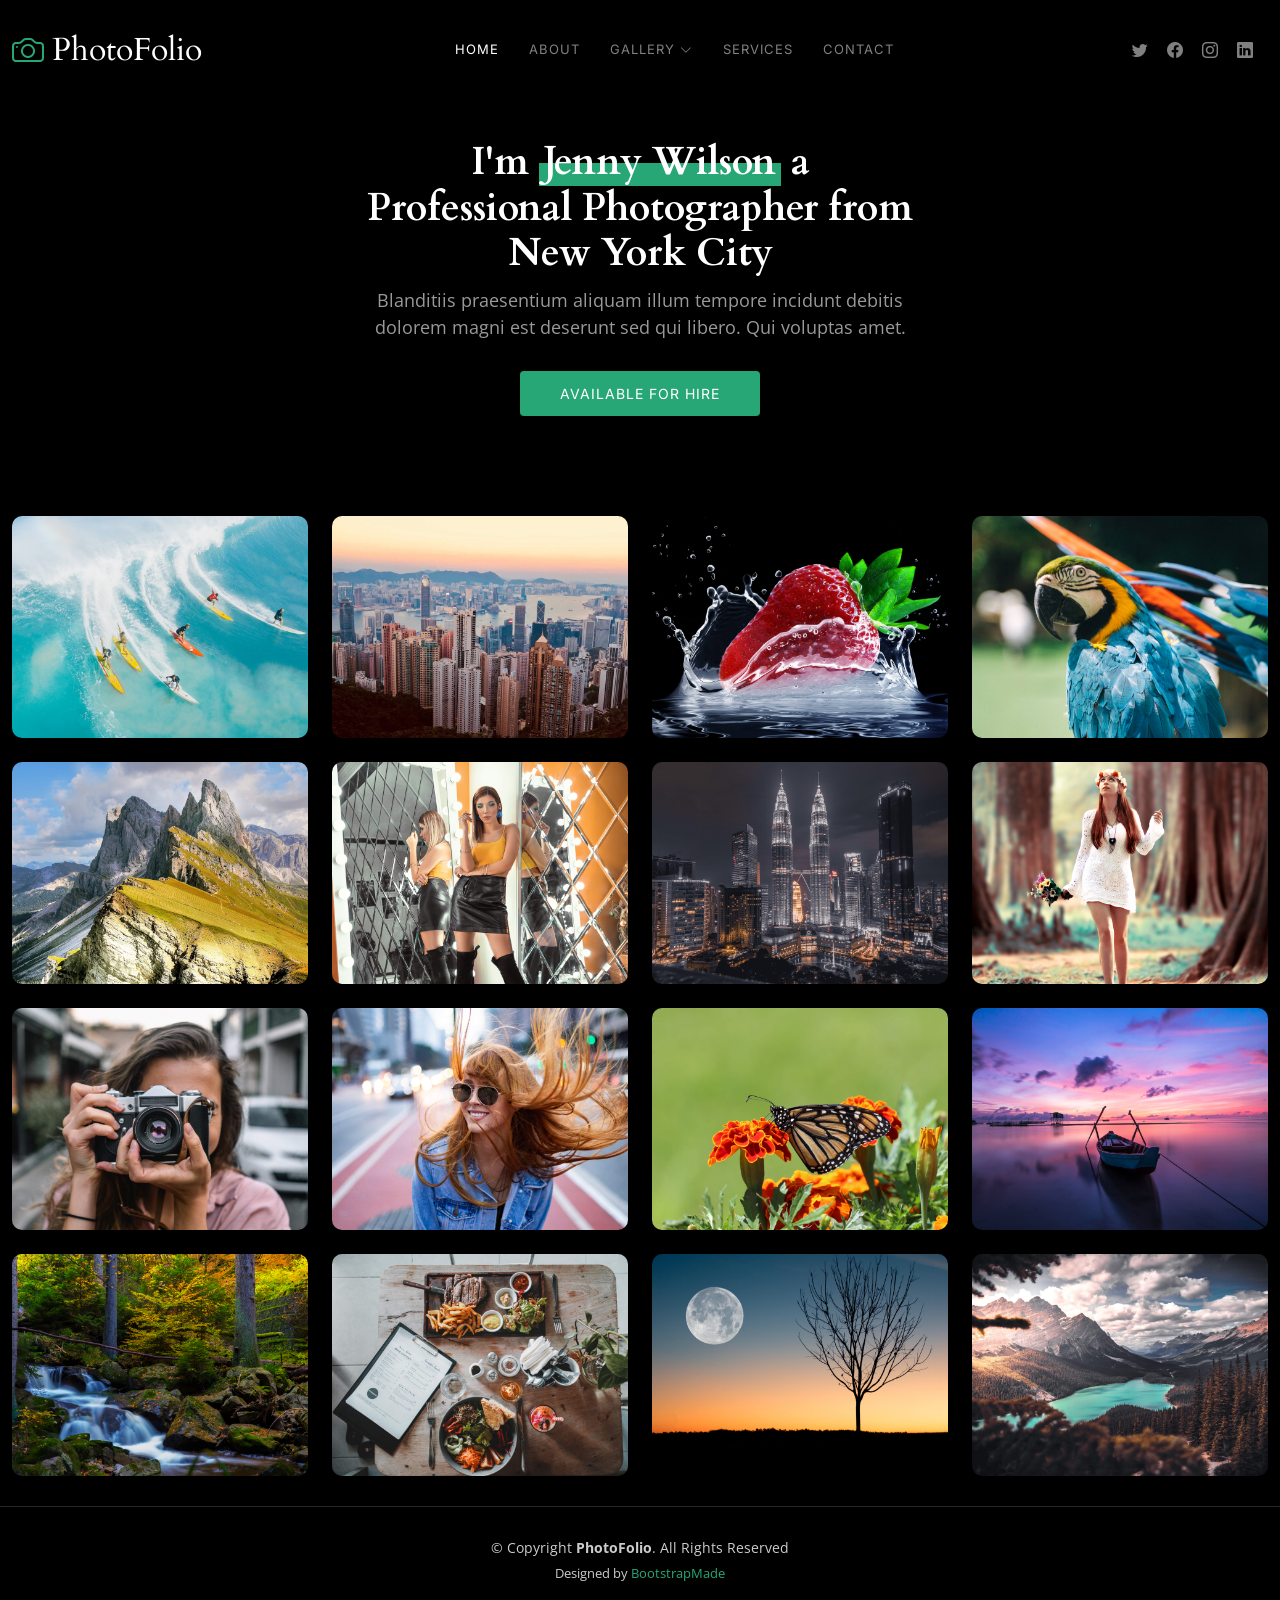
<file: public/PhotoFolio/index.html>
<!DOCTYPE html>
<html lang="en">

<head>
  <meta charset="utf-8">
  <meta content="width=device-width, initial-scale=1.0" name="viewport">

  <title>PhotoFolio Bootstrap Template - Index</title>
  <meta content="" name="description">
  <meta content="" name="keywords">

  <!-- Favicons -->
  <link href="assets/img/favicon.png" rel="icon">
  <link href="assets/img/apple-touch-icon.png" rel="apple-touch-icon">

  <!-- Google Fonts -->
  <link rel="preconnect" href="https://fonts.googleapis.com">
  <link rel="preconnect" href="https://fonts.gstatic.com" crossorigin>
  <link href="https://fonts.googleapis.com/css2?family=Open+Sans:ital,wght@0,300;0,400;0,500;0,600;0,700;1,300;1,400;1,600;1,700&family=Inter:ital,wght@0,300;0,400;0,500;0,600;0,700;1,300;1,400;1,500;1,600;1,700&family=Cardo:ital,wght@0,400;0,700;1,400&display=swap" rel="stylesheet">

  <!-- Vendor CSS Files -->
  <link href="assets/vendor/bootstrap/css/bootstrap.min.css" rel="stylesheet">
  <link href="assets/vendor/bootstrap-icons/bootstrap-icons.css" rel="stylesheet">
  <link href="assets/vendor/swiper/swiper-bundle.min.css" rel="stylesheet">
  <link href="assets/vendor/glightbox/css/glightbox.min.css" rel="stylesheet">
  <link href="assets/vendor/aos/aos.css" rel="stylesheet">

  <!-- Template Main CSS File -->
  <link href="assets/css/main.css" rel="stylesheet">

  <!-- =======================================================
  * Template Name: PhotoFolio
  * Updated: Mar 09 2023 with Bootstrap v5.2.3
  * Template URL: https://bootstrapmade.com/photofolio-bootstrap-photography-website-template/
  * Author: BootstrapMade.com
  * License: https://bootstrapmade.com/license/
  ======================================================== -->
</head>

<body>

  <!-- ======= Header ======= -->
  <header id="header" class="header d-flex align-items-center fixed-top">
    <div class="container-fluid d-flex align-items-center justify-content-between">

      <a href="index.html" class="logo d-flex align-items-center  me-auto me-lg-0">
        <!-- Uncomment the line below if you also wish to use an image logo -->
        <!-- <img src="assets/img/logo.png" alt=""> -->
        <i class="bi bi-camera"></i>
        <h1>PhotoFolio</h1>
      </a>

      <nav id="navbar" class="navbar">
        <ul>
          <li><a href="index.html" class="active">Home</a></li>
          <li><a href="about.html">About</a></li>
          <li class="dropdown"><a href="#"><span>Gallery</span> <i class="bi bi-chevron-down dropdown-indicator"></i></a>
            <ul>
              <li><a href="gallery.html">Nature</a></li>
              <li><a href="gallery.html">People</a></li>
              <li><a href="gallery.html">Architecture</a></li>
              <li><a href="gallery.html">Animals</a></li>
              <li><a href="gallery.html">Sports</a></li>
              <li><a href="gallery.html">Travel</a></li>
              <li class="dropdown"><a href="#"><span>Sub Menu</span> <i class="bi bi-chevron-down dropdown-indicator"></i></a>
                <ul>
                  <li><a href="#">Sub Menu 1</a></li>
                  <li><a href="#">Sub Menu 2</a></li>
                  <li><a href="#">Sub Menu 3</a></li>
                </ul>
              </li>
            </ul>
          </li>
          <li><a href="services.html">Services</a></li>
          <li><a href="contact.html">Contact</a></li>
        </ul>
      </nav><!-- .navbar -->

      <div class="header-social-links">
        <a href="#" class="twitter"><i class="bi bi-twitter"></i></a>
        <a href="#" class="facebook"><i class="bi bi-facebook"></i></a>
        <a href="#" class="instagram"><i class="bi bi-instagram"></i></a>
        <a href="#" class="linkedin"><i class="bi bi-linkedin"></i></i></a>
      </div>
      <i class="mobile-nav-toggle mobile-nav-show bi bi-list"></i>
      <i class="mobile-nav-toggle mobile-nav-hide d-none bi bi-x"></i>

    </div>
  </header><!-- End Header -->

  <!-- ======= Hero Section ======= -->
  <section id="hero" class="hero d-flex flex-column justify-content-center align-items-center" data-aos="fade" data-aos-delay="1500">
    <div class="container">
      <div class="row justify-content-center">
        <div class="col-lg-6 text-center">
          <h2>I'm <span>Jenny Wilson</span> a Professional Photographer from New York City</h2>
          <p>Blanditiis praesentium aliquam illum tempore incidunt debitis dolorem magni est deserunt sed qui libero. Qui voluptas amet.</p>
          <a href="contact.html" class="btn-get-started">Available for hire</a>
        </div>
      </div>
    </div>
  </section><!-- End Hero Section -->

  <main id="main" data-aos="fade" data-aos-delay="1500">

    <!-- ======= Gallery Section ======= -->
    <section id="gallery" class="gallery">
      <div class="container-fluid">

        <div class="row gy-4 justify-content-center">
          <div class="col-xl-3 col-lg-4 col-md-6">
            <div class="gallery-item h-100">
              <img src="assets/img/gallery/gallery-1.jpg" class="img-fluid" alt="">
              <div class="gallery-links d-flex align-items-center justify-content-center">
                <a href="assets/img/gallery/gallery-1.jpg" title="Gallery 1" class="glightbox preview-link"><i class="bi bi-arrows-angle-expand"></i></a>
                <a href="gallery-single.html" class="details-link"><i class="bi bi-link-45deg"></i></a>
              </div>
            </div>
          </div><!-- End Gallery Item -->
          <div class="col-xl-3 col-lg-4 col-md-6">
            <div class="gallery-item h-100">
              <img src="assets/img/gallery/gallery-2.jpg" class="img-fluid" alt="">
              <div class="gallery-links d-flex align-items-center justify-content-center">
                <a href="assets/img/gallery/gallery-2.jpg" title="Gallery 2" class="glightbox preview-link"><i class="bi bi-arrows-angle-expand"></i></a>
                <a href="gallery-single.html" class="details-link"><i class="bi bi-link-45deg"></i></a>
              </div>
            </div>
          </div><!-- End Gallery Item -->
          <div class="col-xl-3 col-lg-4 col-md-6">
            <div class="gallery-item h-100">
              <img src="assets/img/gallery/gallery-3.jpg" class="img-fluid" alt="">
              <div class="gallery-links d-flex align-items-center justify-content-center">
                <a href="assets/img/gallery/gallery-3.jpg" title="Gallery 3" class="glightbox preview-link"><i class="bi bi-arrows-angle-expand"></i></a>
                <a href="gallery-single.html" class="details-link"><i class="bi bi-link-45deg"></i></a>
              </div>
            </div>
          </div><!-- End Gallery Item -->
          <div class="col-xl-3 col-lg-4 col-md-6">
            <div class="gallery-item h-100">
              <img src="assets/img/gallery/gallery-4.jpg" class="img-fluid" alt="">
              <div class="gallery-links d-flex align-items-center justify-content-center">
                <a href="assets/img/gallery/gallery-4.jpg" title="Gallery 4" class="glightbox preview-link"><i class="bi bi-arrows-angle-expand"></i></a>
                <a href="gallery-single.html" class="details-link"><i class="bi bi-link-45deg"></i></a>
              </div>
            </div>
          </div><!-- End Gallery Item -->
          <div class="col-xl-3 col-lg-4 col-md-6">
            <div class="gallery-item h-100">
              <img src="assets/img/gallery/gallery-5.jpg" class="img-fluid" alt="">
              <div class="gallery-links d-flex align-items-center justify-content-center">
                <a href="assets/img/gallery/gallery-5.jpg" title="Gallery 5" class="glightbox preview-link"><i class="bi bi-arrows-angle-expand"></i></a>
                <a href="gallery-single.html" class="details-link"><i class="bi bi-link-45deg"></i></a>
              </div>
            </div>
          </div><!-- End Gallery Item -->
          <div class="col-xl-3 col-lg-4 col-md-6">
            <div class="gallery-item h-100">
              <img src="assets/img/gallery/gallery-6.jpg" class="img-fluid" alt="">
              <div class="gallery-links d-flex align-items-center justify-content-center">
                <a href="assets/img/gallery/gallery-6.jpg" title="Gallery 6" class="glightbox preview-link"><i class="bi bi-arrows-angle-expand"></i></a>
                <a href="gallery-single.html" class="details-link"><i class="bi bi-link-45deg"></i></a>
              </div>
            </div>
          </div><!-- End Gallery Item -->
          <div class="col-xl-3 col-lg-4 col-md-6">
            <div class="gallery-item h-100">
              <img src="assets/img/gallery/gallery-7.jpg" class="img-fluid" alt="">
              <div class="gallery-links d-flex align-items-center justify-content-center">
                <a href="assets/img/gallery/gallery-7.jpg" title="Gallery 7" class="glightbox preview-link"><i class="bi bi-arrows-angle-expand"></i></a>
                <a href="gallery-single.html" class="details-link"><i class="bi bi-link-45deg"></i></a>
              </div>
            </div>
          </div><!-- End Gallery Item -->
          <div class="col-xl-3 col-lg-4 col-md-6">
            <div class="gallery-item h-100">
              <img src="assets/img/gallery/gallery-8.jpg" class="img-fluid" alt="">
              <div class="gallery-links d-flex align-items-center justify-content-center">
                <a href="assets/img/gallery/gallery-8.jpg" title="Gallery 8" class="glightbox preview-link"><i class="bi bi-arrows-angle-expand"></i></a>
                <a href="gallery-single.html" class="details-link"><i class="bi bi-link-45deg"></i></a>
              </div>
            </div>
          </div><!-- End Gallery Item -->
          <div class="col-xl-3 col-lg-4 col-md-6">
            <div class="gallery-item h-100">
              <img src="assets/img/gallery/gallery-9.jpg" class="img-fluid" alt="">
              <div class="gallery-links d-flex align-items-center justify-content-center">
                <a href="assets/img/gallery/gallery-9.jpg" title="Gallery 9" class="glightbox preview-link"><i class="bi bi-arrows-angle-expand"></i></a>
                <a href="gallery-single.html" class="details-link"><i class="bi bi-link-45deg"></i></a>
              </div>
            </div>
          </div><!-- End Gallery Item -->
          <div class="col-xl-3 col-lg-4 col-md-6">
            <div class="gallery-item h-100">
              <img src="assets/img/gallery/gallery-10.jpg" class="img-fluid" alt="">
              <div class="gallery-links d-flex align-items-center justify-content-center">
                <a href="assets/img/gallery/gallery-10.jpg" title="Gallery 10" class="glightbox preview-link"><i class="bi bi-arrows-angle-expand"></i></a>
                <a href="gallery-single.html" class="details-link"><i class="bi bi-link-45deg"></i></a>
              </div>
            </div>
          </div><!-- End Gallery Item -->
          <div class="col-xl-3 col-lg-4 col-md-6">
            <div class="gallery-item h-100">
              <img src="assets/img/gallery/gallery-11.jpg" class="img-fluid" alt="">
              <div class="gallery-links d-flex align-items-center justify-content-center">
                <a href="assets/img/gallery/gallery-11.jpg" title="Gallery 11" class="glightbox preview-link"><i class="bi bi-arrows-angle-expand"></i></a>
                <a href="gallery-single.html" class="details-link"><i class="bi bi-link-45deg"></i></a>
              </div>
            </div>
          </div><!-- End Gallery Item -->
          <div class="col-xl-3 col-lg-4 col-md-6">
            <div class="gallery-item h-100">
              <img src="assets/img/gallery/gallery-12.jpg" class="img-fluid" alt="">
              <div class="gallery-links d-flex align-items-center justify-content-center">
                <a href="assets/img/gallery/gallery-12.jpg" title="Gallery 12" class="glightbox preview-link"><i class="bi bi-arrows-angle-expand"></i></a>
                <a href="gallery-single.html" class="details-link"><i class="bi bi-link-45deg"></i></a>
              </div>
            </div>
          </div><!-- End Gallery Item -->
          <div class="col-xl-3 col-lg-4 col-md-6">
            <div class="gallery-item h-100">
              <img src="assets/img/gallery/gallery-13.jpg" class="img-fluid" alt="">
              <div class="gallery-links d-flex align-items-center justify-content-center">
                <a href="assets/img/gallery/gallery-13.jpg" title="Gallery 13" class="glightbox preview-link"><i class="bi bi-arrows-angle-expand"></i></a>
                <a href="gallery-single.html" class="details-link"><i class="bi bi-link-45deg"></i></a>
              </div>
            </div>
          </div><!-- End Gallery Item -->
          <div class="col-xl-3 col-lg-4 col-md-6">
            <div class="gallery-item h-100">
              <img src="assets/img/gallery/gallery-14.jpg" class="img-fluid" alt="">
              <div class="gallery-links d-flex align-items-center justify-content-center">
                <a href="assets/img/gallery/gallery-14.jpg" title="Gallery 14" class="glightbox preview-link"><i class="bi bi-arrows-angle-expand"></i></a>
                <a href="gallery-single.html" class="details-link"><i class="bi bi-link-45deg"></i></a>
              </div>
            </div>
          </div><!-- End Gallery Item -->
          <div class="col-xl-3 col-lg-4 col-md-6">
            <div class="gallery-item h-100">
              <img src="assets/img/gallery/gallery-15.jpg" class="img-fluid" alt="">
              <div class="gallery-links d-flex align-items-center justify-content-center">
                <a href="assets/img/gallery/gallery-15.jpg" title="Gallery 15" class="glightbox preview-link"><i class="bi bi-arrows-angle-expand"></i></a>
                <a href="gallery-single.html" class="details-link"><i class="bi bi-link-45deg"></i></a>
              </div>
            </div>
          </div><!-- End Gallery Item -->
          <div class="col-xl-3 col-lg-4 col-md-6">
            <div class="gallery-item h-100">
              <img src="assets/img/gallery/gallery-16.jpg" class="img-fluid" alt="">
              <div class="gallery-links d-flex align-items-center justify-content-center">
                <a href="assets/img/gallery/gallery-16.jpg" title="Gallery 16" class="glightbox preview-link"><i class="bi bi-arrows-angle-expand"></i></a>
                <a href="gallery-single.html" class="details-link"><i class="bi bi-link-45deg"></i></a>
              </div>
            </div>
          </div><!-- End Gallery Item -->

        </div>

      </div>
    </section><!-- End Gallery Section -->

  </main><!-- End #main -->

  <!-- ======= Footer ======= -->
  <footer id="footer" class="footer">
    <div class="container">
      <div class="copyright">
        &copy; Copyright <strong><span>PhotoFolio</span></strong>. All Rights Reserved
      </div>
      <div class="credits">
        <!-- All the links in the footer should remain intact. -->
        <!-- You can delete the links only if you purchased the pro version. -->
        <!-- Licensing information: https://bootstrapmade.com/license/ -->
        <!-- Purchase the pro version with working PHP/AJAX contact form: https://bootstrapmade.com/photofolio-bootstrap-photography-website-template/ -->
        Designed by <a href="https://bootstrapmade.com/">BootstrapMade</a>
      </div>
    </div>
  </footer><!-- End Footer -->

  <a href="#" class="scroll-top d-flex align-items-center justify-content-center"><i class="bi bi-arrow-up-short"></i></a>

  <div id="preloader">
    <div class="line"></div>
  </div>

  <!-- Vendor JS Files -->
  <script src="assets/vendor/bootstrap/js/bootstrap.bundle.min.js"></script>
  <script src="assets/vendor/swiper/swiper-bundle.min.js"></script>
  <script src="assets/vendor/glightbox/js/glightbox.min.js"></script>
  <script src="assets/vendor/aos/aos.js"></script>
  <script src="assets/vendor/php-email-form/validate.js"></script>

  <!-- Template Main JS File -->
  <script src="assets/js/main.js"></script>

</body>

</html>
</file>
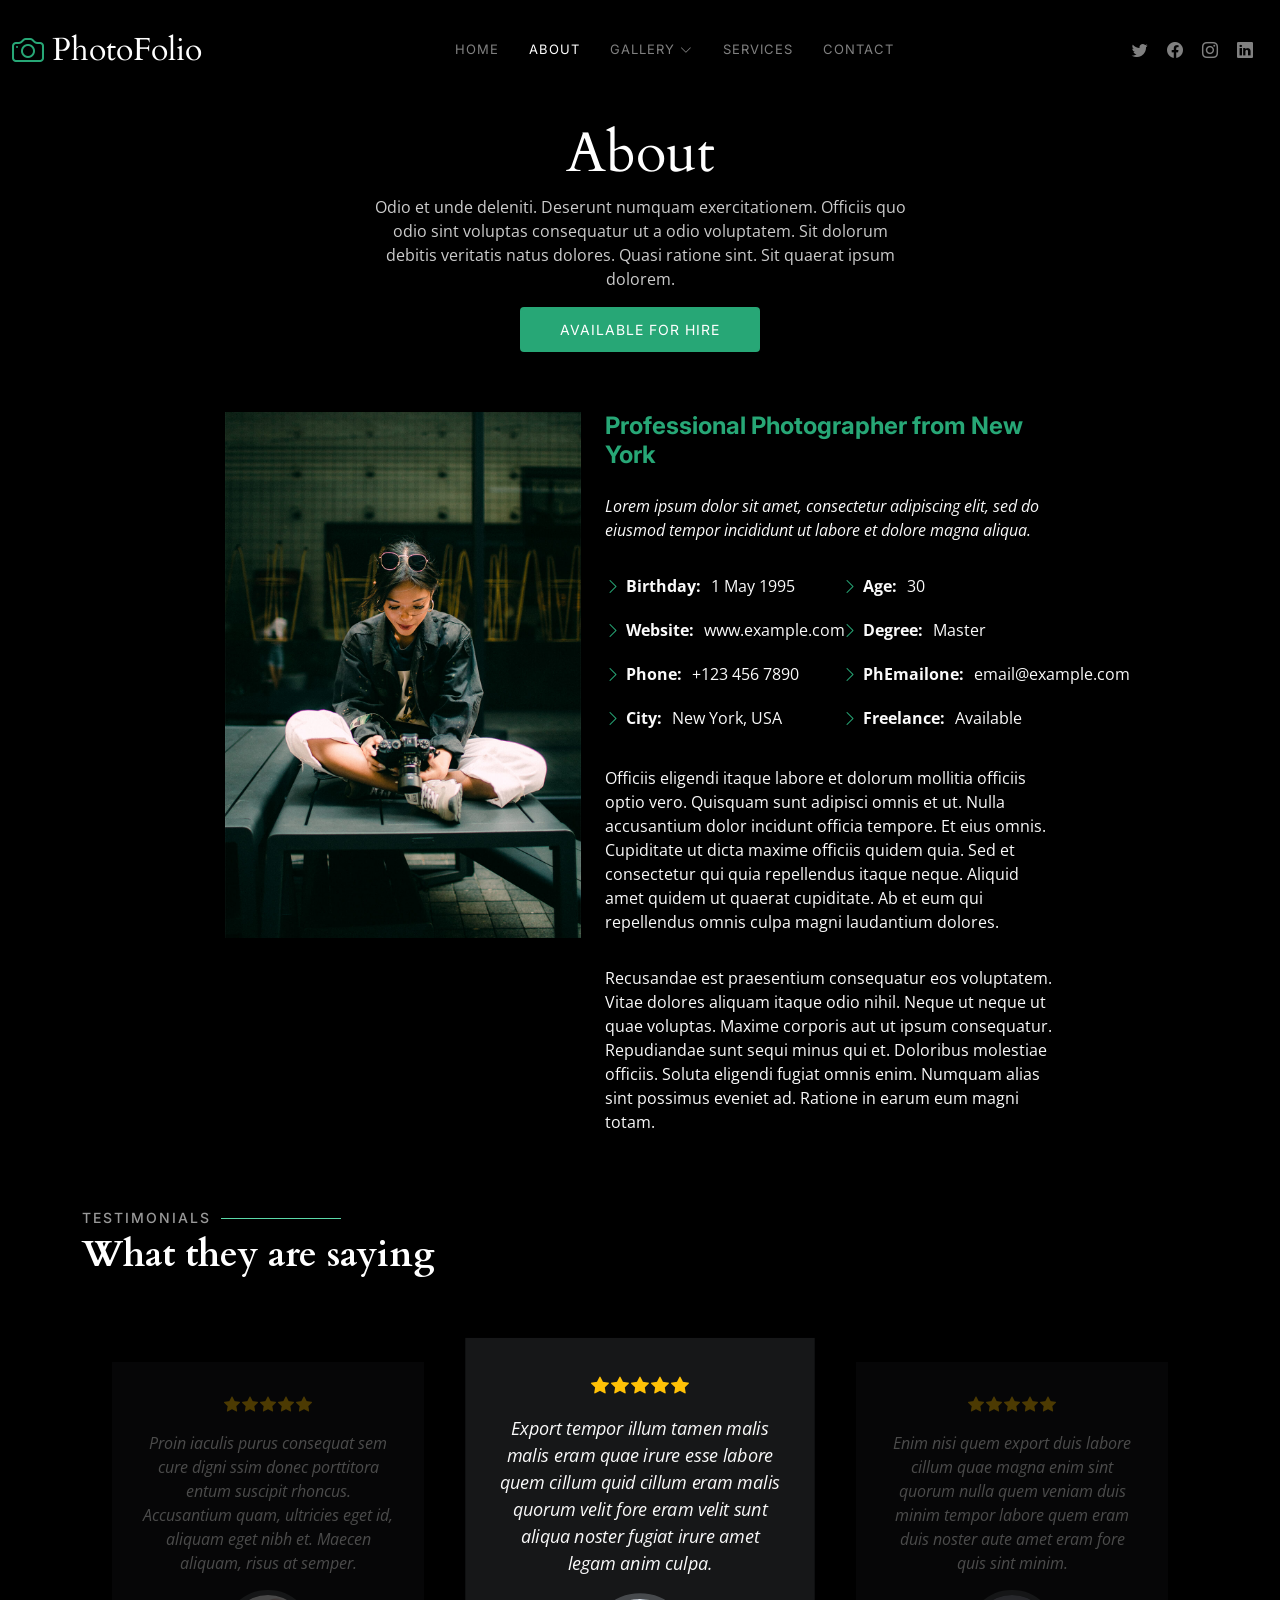
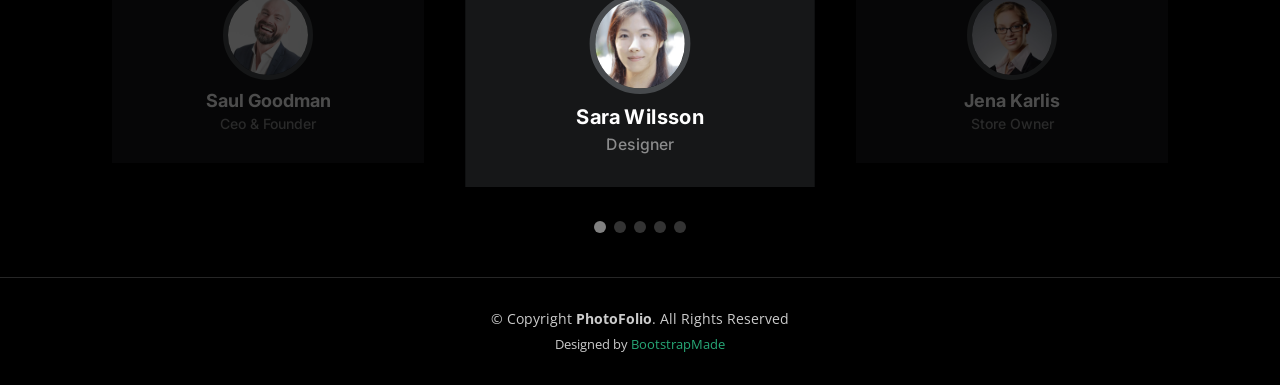
<file: public/PhotoFolio/about.html>
<!DOCTYPE html>
<html lang="en">

<head>
  <meta charset="utf-8">
  <meta content="width=device-width, initial-scale=1.0" name="viewport">

  <title>PhotoFolio Bootstrap Template - About</title>
  <meta content="" name="description">
  <meta content="" name="keywords">

  <!-- Favicons -->
  <link href="assets/img/favicon.png" rel="icon">
  <link href="assets/img/apple-touch-icon.png" rel="apple-touch-icon">

  <!-- Google Fonts -->
  <link rel="preconnect" href="https://fonts.googleapis.com">
  <link rel="preconnect" href="https://fonts.gstatic.com" crossorigin>
  <link href="https://fonts.googleapis.com/css2?family=Open+Sans:ital,wght@0,300;0,400;0,500;0,600;0,700;1,300;1,400;1,600;1,700&family=Inter:ital,wght@0,300;0,400;0,500;0,600;0,700;1,300;1,400;1,500;1,600;1,700&family=Cardo:ital,wght@0,400;0,700;1,400&display=swap" rel="stylesheet">

  <!-- Vendor CSS Files -->
  <link href="assets/vendor/bootstrap/css/bootstrap.min.css" rel="stylesheet">
  <link href="assets/vendor/bootstrap-icons/bootstrap-icons.css" rel="stylesheet">
  <link href="assets/vendor/swiper/swiper-bundle.min.css" rel="stylesheet">
  <link href="assets/vendor/glightbox/css/glightbox.min.css" rel="stylesheet">
  <link href="assets/vendor/aos/aos.css" rel="stylesheet">

  <!-- Template Main CSS File -->
  <link href="assets/css/main.css" rel="stylesheet">

  <!-- =======================================================
  * Template Name: PhotoFolio
  * Updated: Mar 09 2023 with Bootstrap v5.2.3
  * Template URL: https://bootstrapmade.com/photofolio-bootstrap-photography-website-template/
  * Author: BootstrapMade.com
  * License: https://bootstrapmade.com/license/
  ======================================================== -->
</head>

<body>

  <!-- ======= Header ======= -->
  <header id="header" class="header d-flex align-items-center fixed-top">
    <div class="container-fluid d-flex align-items-center justify-content-between">

      <a href="index.html" class="logo d-flex align-items-center  me-auto me-lg-0">
        <!-- Uncomment the line below if you also wish to use an image logo -->
        <!-- <img src="assets/img/logo.png" alt=""> -->
        <i class="bi bi-camera"></i>
        <h1>PhotoFolio</h1>
      </a>

      <nav id="navbar" class="navbar">
        <ul>
          <li><a href="index.html">Home</a></li>
          <li><a href="about.html" class="active">About</a></li>
          <li class="dropdown"><a href="#"><span>Gallery</span> <i class="bi bi-chevron-down dropdown-indicator"></i></a>
            <ul>
              <li><a href="gallery.html">Nature</a></li>
              <li><a href="gallery.html">People</a></li>
              <li><a href="gallery.html">Architecture</a></li>
              <li><a href="gallery.html">Animals</a></li>
              <li><a href="gallery.html">Sports</a></li>
              <li><a href="gallery.html">Travel</a></li>
              <li class="dropdown"><a href="#"><span>Sub Menu</span> <i class="bi bi-chevron-down dropdown-indicator"></i></a>
                <ul>
                  <li><a href="#">Sub Menu 1</a></li>
                  <li><a href="#">Sub Menu 2</a></li>
                  <li><a href="#">Sub Menu 3</a></li>
                </ul>
              </li>
            </ul>
          </li>
          <li><a href="services.html">Services</a></li>
          <li><a href="contact.html">Contact</a></li>
        </ul>
      </nav><!-- .navbar -->

      <div class="header-social-links">
        <a href="#" class="twitter"><i class="bi bi-twitter"></i></a>
        <a href="#" class="facebook"><i class="bi bi-facebook"></i></a>
        <a href="#" class="instagram"><i class="bi bi-instagram"></i></a>
        <a href="#" class="linkedin"><i class="bi bi-linkedin"></i></i></a>
      </div>
      <i class="mobile-nav-toggle mobile-nav-show bi bi-list"></i>
      <i class="mobile-nav-toggle mobile-nav-hide d-none bi bi-x"></i>

    </div>
  </header><!-- End Header -->

  <main id="main" data-aos="fade" data-aos-delay="1500">

    <!-- ======= End Page Header ======= -->
    <div class="page-header d-flex align-items-center">
      <div class="container position-relative">
        <div class="row d-flex justify-content-center">
          <div class="col-lg-6 text-center">
            <h2>About</h2>
            <p>Odio et unde deleniti. Deserunt numquam exercitationem. Officiis quo odio sint voluptas consequatur ut a odio voluptatem. Sit dolorum debitis veritatis natus dolores. Quasi ratione sint. Sit quaerat ipsum dolorem.</p>

            <a class="cta-btn" href="contact.html">Available for hire</a>

          </div>
        </div>
      </div>
    </div><!-- End Page Header -->

    <!-- ======= About Section ======= -->
    <section id="about" class="about">
      <div class="container">

        <div class="row gy-4 justify-content-center">
          <div class="col-lg-4">
            <img src="assets/img/profile-img.jpg" class="img-fluid" alt="">
          </div>
          <div class="col-lg-5 content">
            <h2>Professional Photographer from New York</h2>
            <p class="fst-italic py-3">
              Lorem ipsum dolor sit amet, consectetur adipiscing elit, sed do eiusmod tempor incididunt ut labore et dolore
              magna aliqua.
            </p>
            <div class="row">
              <div class="col-lg-6">
                <ul>
                  <li><i class="bi bi-chevron-right"></i> <strong>Birthday:</strong> <span>1 May 1995</span></li>
                  <li><i class="bi bi-chevron-right"></i> <strong>Website:</strong> <span>www.example.com</span></li>
                  <li><i class="bi bi-chevron-right"></i> <strong>Phone:</strong> <span>+123 456 7890</span></li>
                  <li><i class="bi bi-chevron-right"></i> <strong>City:</strong> <span>New York, USA</span></li>
                </ul>
              </div>
              <div class="col-lg-6">
                <ul>
                  <li><i class="bi bi-chevron-right"></i> <strong>Age:</strong> <span>30</span></li>
                  <li><i class="bi bi-chevron-right"></i> <strong>Degree:</strong> <span>Master</span></li>
                  <li><i class="bi bi-chevron-right"></i> <strong>PhEmailone:</strong> <span>email@example.com</span></li>
                  <li><i class="bi bi-chevron-right"></i> <strong>Freelance:</strong> <span>Available</span></li>
                </ul>
              </div>
            </div>
            <p class="py-3">
              Officiis eligendi itaque labore et dolorum mollitia officiis optio vero. Quisquam sunt adipisci omnis et ut. Nulla accusantium dolor incidunt officia tempore. Et eius omnis.
              Cupiditate ut dicta maxime officiis quidem quia. Sed et consectetur qui quia repellendus itaque neque. Aliquid amet quidem ut quaerat cupiditate. Ab et eum qui repellendus omnis culpa magni laudantium dolores.
            </p>
            <p class="m-0">
              Recusandae est praesentium consequatur eos voluptatem. Vitae dolores aliquam itaque odio nihil. Neque ut neque ut quae voluptas. Maxime corporis aut ut ipsum consequatur. Repudiandae sunt sequi minus qui et. Doloribus molestiae officiis.
              Soluta eligendi fugiat omnis enim. Numquam alias sint possimus eveniet ad. Ratione in earum eum magni totam.
            </p>
          </div>
        </div>

      </div>
    </section><!-- End About Section -->

    <!-- ======= Testimonials Section ======= -->
    <section id="testimonials" class="testimonials">
      <div class="container">

        <div class="section-header">
          <h2>Testimonials</h2>
          <p>What they are saying</p>
        </div>

        <div class="slides-3 swiper">
          <div class="swiper-wrapper">

            <div class="swiper-slide">
              <div class="testimonial-item">
                <div class="stars">
                  <i class="bi bi-star-fill"></i><i class="bi bi-star-fill"></i><i class="bi bi-star-fill"></i><i class="bi bi-star-fill"></i><i class="bi bi-star-fill"></i>
                </div>
                <p>
                  Proin iaculis purus consequat sem cure digni ssim donec porttitora entum suscipit rhoncus. Accusantium quam, ultricies eget id, aliquam eget nibh et. Maecen aliquam, risus at semper.
                </p>
                <div class="profile mt-auto">
                  <img src="assets/img/testimonials/testimonials-1.jpg" class="testimonial-img" alt="">
                  <h3>Saul Goodman</h3>
                  <h4>Ceo &amp; Founder</h4>
                </div>
              </div>
            </div><!-- End testimonial item -->

            <div class="swiper-slide">
              <div class="testimonial-item">
                <div class="stars">
                  <i class="bi bi-star-fill"></i><i class="bi bi-star-fill"></i><i class="bi bi-star-fill"></i><i class="bi bi-star-fill"></i><i class="bi bi-star-fill"></i>
                </div>
                <p>
                  Export tempor illum tamen malis malis eram quae irure esse labore quem cillum quid cillum eram malis quorum velit fore eram velit sunt aliqua noster fugiat irure amet legam anim culpa.
                </p>
                <div class="profile mt-auto">
                  <img src="assets/img/testimonials/testimonials-2.jpg" class="testimonial-img" alt="">
                  <h3>Sara Wilsson</h3>
                  <h4>Designer</h4>
                </div>
              </div>
            </div><!-- End testimonial item -->

            <div class="swiper-slide">
              <div class="testimonial-item">
                <div class="stars">
                  <i class="bi bi-star-fill"></i><i class="bi bi-star-fill"></i><i class="bi bi-star-fill"></i><i class="bi bi-star-fill"></i><i class="bi bi-star-fill"></i>
                </div>
                <p>
                  Enim nisi quem export duis labore cillum quae magna enim sint quorum nulla quem veniam duis minim tempor labore quem eram duis noster aute amet eram fore quis sint minim.
                </p>
                <div class="profile mt-auto">
                  <img src="assets/img/testimonials/testimonials-3.jpg" class="testimonial-img" alt="">
                  <h3>Jena Karlis</h3>
                  <h4>Store Owner</h4>
                </div>
              </div>
            </div><!-- End testimonial item -->

            <div class="swiper-slide">
              <div class="testimonial-item">
                <div class="stars">
                  <i class="bi bi-star-fill"></i><i class="bi bi-star-fill"></i><i class="bi bi-star-fill"></i><i class="bi bi-star-fill"></i><i class="bi bi-star-fill"></i>
                </div>
                <p>
                  Fugiat enim eram quae cillum dolore dolor amet nulla culpa multos export minim fugiat minim velit minim dolor enim duis veniam ipsum anim magna sunt elit fore quem dolore labore illum veniam.
                </p>
                <div class="profile mt-auto">
                  <img src="assets/img/testimonials/testimonials-4.jpg" class="testimonial-img" alt="">
                  <h3>Matt Brandon</h3>
                  <h4>Freelancer</h4>
                </div>
              </div>
            </div><!-- End testimonial item -->

            <div class="swiper-slide">
              <div class="testimonial-item">
                <div class="stars">
                  <i class="bi bi-star-fill"></i><i class="bi bi-star-fill"></i><i class="bi bi-star-fill"></i><i class="bi bi-star-fill"></i><i class="bi bi-star-fill"></i>
                </div>
                <p>
                  Quis quorum aliqua sint quem legam fore sunt eram irure aliqua veniam tempor noster veniam enim culpa labore duis sunt culpa nulla illum cillum fugiat legam esse veniam culpa fore nisi cillum quid.
                </p>
                <div class="profile mt-auto">
                  <img src="assets/img/testimonials/testimonials-5.jpg" class="testimonial-img" alt="">
                  <h3>John Larson</h3>
                  <h4>Entrepreneur</h4>
                </div>
              </div>
            </div><!-- End testimonial item -->

          </div>
          <div class="swiper-pagination"></div>
        </div>

      </div>
    </section><!-- End Testimonials Section -->

  </main><!-- End #main -->

  <!-- ======= Footer ======= -->
  <footer id="footer" class="footer">
    <div class="container">
      <div class="copyright">
        &copy; Copyright <strong><span>PhotoFolio</span></strong>. All Rights Reserved
      </div>
      <div class="credits">
        <!-- All the links in the footer should remain intact. -->
        <!-- You can delete the links only if you purchased the pro version. -->
        <!-- Licensing information: https://bootstrapmade.com/license/ -->
        <!-- Purchase the pro version with working PHP/AJAX contact form: https://bootstrapmade.com/photofolio-bootstrap-photography-website-template/ -->
        Designed by <a href="https://bootstrapmade.com/">BootstrapMade</a>
      </div>
    </div>
  </footer><!-- End Footer -->

  <a href="#" class="scroll-top d-flex align-items-center justify-content-center"><i class="bi bi-arrow-up-short"></i></a>

  <div id="preloader">
    <div class="line"></div>
  </div>

  <!-- Vendor JS Files -->
  <script src="assets/vendor/bootstrap/js/bootstrap.bundle.min.js"></script>
  <script src="assets/vendor/swiper/swiper-bundle.min.js"></script>
  <script src="assets/vendor/glightbox/js/glightbox.min.js"></script>
  <script src="assets/vendor/aos/aos.js"></script>
  <script src="assets/vendor/php-email-form/validate.js"></script>

  <!-- Template Main JS File -->
  <script src="assets/js/main.js"></script>

</body>

</html>
</file>
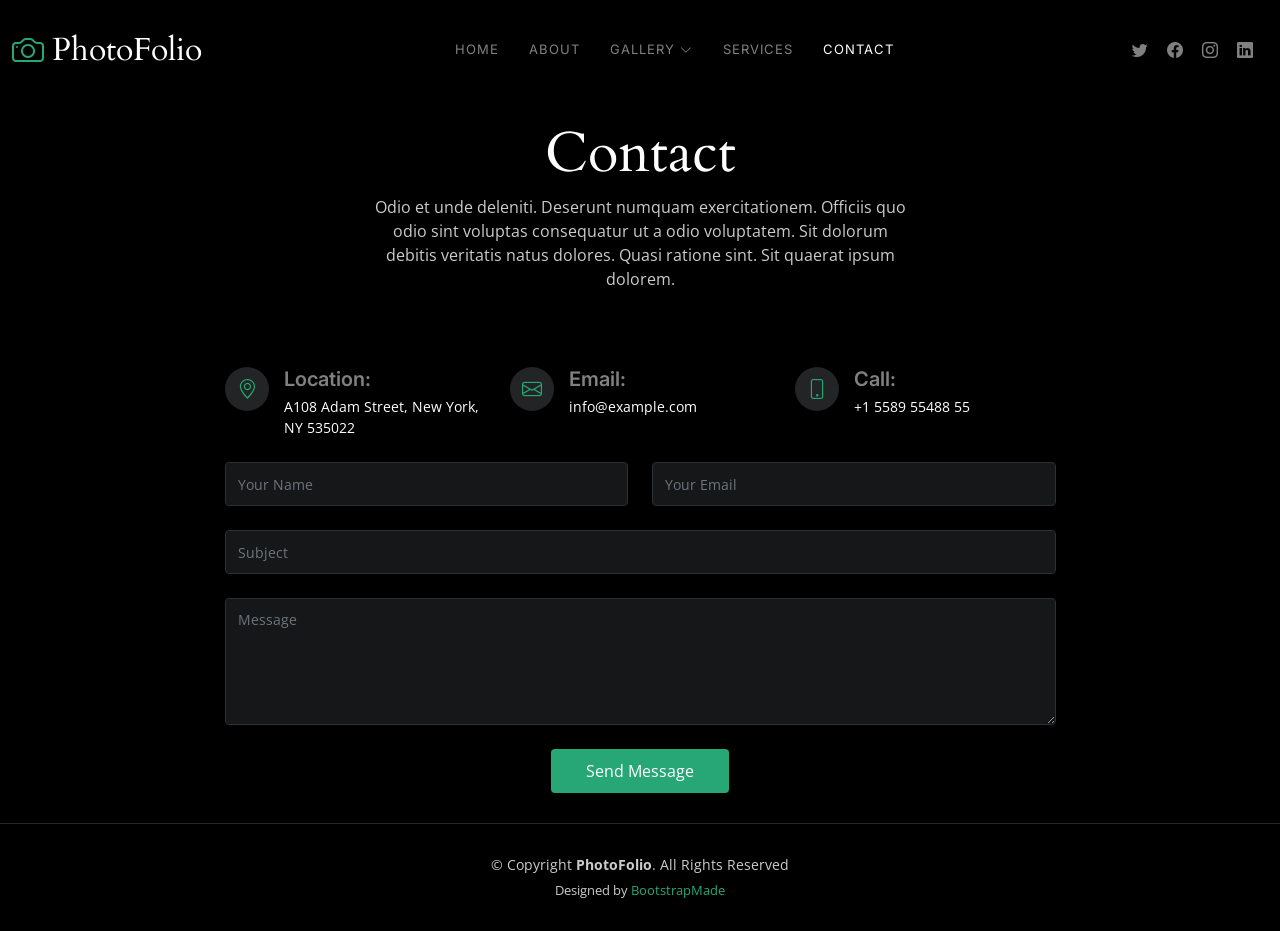
<file: public/PhotoFolio/contact.html>
<!DOCTYPE html>
<html lang="en">

<head>
  <meta charset="utf-8">
  <meta content="width=device-width, initial-scale=1.0" name="viewport">

  <title>PhotoFolio Bootstrap Template - Contact</title>
  <meta content="" name="description">
  <meta content="" name="keywords">

  <!-- Favicons -->
  <link href="assets/img/favicon.png" rel="icon">
  <link href="assets/img/apple-touch-icon.png" rel="apple-touch-icon">

  <!-- Google Fonts -->
  <link rel="preconnect" href="https://fonts.googleapis.com">
  <link rel="preconnect" href="https://fonts.gstatic.com" crossorigin>
  <link href="https://fonts.googleapis.com/css2?family=Open+Sans:ital,wght@0,300;0,400;0,500;0,600;0,700;1,300;1,400;1,600;1,700&family=Inter:ital,wght@0,300;0,400;0,500;0,600;0,700;1,300;1,400;1,500;1,600;1,700&family=Cardo:ital,wght@0,400;0,700;1,400&display=swap" rel="stylesheet">

  <!-- Vendor CSS Files -->
  <link href="assets/vendor/bootstrap/css/bootstrap.min.css" rel="stylesheet">
  <link href="assets/vendor/bootstrap-icons/bootstrap-icons.css" rel="stylesheet">
  <link href="assets/vendor/swiper/swiper-bundle.min.css" rel="stylesheet">
  <link href="assets/vendor/glightbox/css/glightbox.min.css" rel="stylesheet">
  <link href="assets/vendor/aos/aos.css" rel="stylesheet">

  <!-- Template Main CSS File -->
  <link href="assets/css/main.css" rel="stylesheet">

  <!-- =======================================================
  * Template Name: PhotoFolio
  * Updated: Mar 09 2023 with Bootstrap v5.2.3
  * Template URL: https://bootstrapmade.com/photofolio-bootstrap-photography-website-template/
  * Author: BootstrapMade.com
  * License: https://bootstrapmade.com/license/
  ======================================================== -->
</head>

<body>

  <!-- ======= Header ======= -->
  <header id="header" class="header d-flex align-items-center fixed-top">
    <div class="container-fluid d-flex align-items-center justify-content-between">

      <a href="index.html" class="logo d-flex align-items-center  me-auto me-lg-0">
        <!-- Uncomment the line below if you also wish to use an image logo -->
        <!-- <img src="assets/img/logo.png" alt=""> -->
        <i class="bi bi-camera"></i>
        <h1>PhotoFolio</h1>
      </a>

      <nav id="navbar" class="navbar">
        <ul>
          <li><a href="index.html">Home</a></li>
          <li><a href="about.html">About</a></li>
          <li class="dropdown"><a href="#"><span>Gallery</span> <i class="bi bi-chevron-down dropdown-indicator"></i></a>
            <ul>
              <li><a href="gallery.html">Nature</a></li>
              <li><a href="gallery.html">People</a></li>
              <li><a href="gallery.html">Architecture</a></li>
              <li><a href="gallery.html">Animals</a></li>
              <li><a href="gallery.html">Sports</a></li>
              <li><a href="gallery.html">Travel</a></li>
              <li class="dropdown"><a href="#"><span>Sub Menu</span> <i class="bi bi-chevron-down dropdown-indicator"></i></a>
                <ul>
                  <li><a href="#">Sub Menu 1</a></li>
                  <li><a href="#">Sub Menu 2</a></li>
                  <li><a href="#">Sub Menu 3</a></li>
                </ul>
              </li>
            </ul>
          </li>
          <li><a href="services.html">Services</a></li>
          <li><a href="contact.html" class="active">Contact</a></li>
        </ul>
      </nav><!-- .navbar -->

      <div class="header-social-links">
        <a href="#" class="twitter"><i class="bi bi-twitter"></i></a>
        <a href="#" class="facebook"><i class="bi bi-facebook"></i></a>
        <a href="#" class="instagram"><i class="bi bi-instagram"></i></a>
        <a href="#" class="linkedin"><i class="bi bi-linkedin"></i></i></a>
      </div>
      <i class="mobile-nav-toggle mobile-nav-show bi bi-list"></i>
      <i class="mobile-nav-toggle mobile-nav-hide d-none bi bi-x"></i>

    </div>
  </header><!-- End Header -->

  <main id="main" data-aos="fade" data-aos-delay="1500">

    <!-- ======= End Page Header ======= -->
    <div class="page-header d-flex align-items-center">
      <div class="container position-relative">
        <div class="row d-flex justify-content-center">
          <div class="col-lg-6 text-center">
            <h2>Contact</h2>
            <p>Odio et unde deleniti. Deserunt numquam exercitationem. Officiis quo odio sint voluptas consequatur ut a odio voluptatem. Sit dolorum debitis veritatis natus dolores. Quasi ratione sint. Sit quaerat ipsum dolorem.</p>

          </div>
        </div>
      </div>
    </div><!-- End Page Header -->

    <!-- ======= Contact Section ======= -->
    <section id="contact" class="contact">
      <div class="container">

        <div class="row gy-4 justify-content-center">

          <div class="col-lg-3">
            <div class="info-item d-flex">
              <i class="bi bi-geo-alt flex-shrink-0"></i>
              <div>
                <h4>Location:</h4>
                <p>A108 Adam Street, New York, NY 535022</p>
              </div>
            </div>
          </div><!-- End Info Item -->

          <div class="col-lg-3">
            <div class="info-item d-flex">
              <i class="bi bi-envelope flex-shrink-0"></i>
              <div>
                <h4>Email:</h4>
                <p>info@example.com</p>
              </div>
            </div>
          </div><!-- End Info Item -->

          <div class="col-lg-3">
            <div class="info-item d-flex">
              <i class="bi bi-phone flex-shrink-0"></i>
              <div>
                <h4>Call:</h4>
                <p>+1 5589 55488 55</p>
              </div>
            </div>
          </div><!-- End Info Item -->

        </div>

        <div class="row justify-content-center mt-4">

          <div class="col-lg-9">
            <form action="forms/contact.php" method="post" role="form" class="php-email-form">
              <div class="row">
                <div class="col-md-6 form-group">
                  <input type="text" name="name" class="form-control" id="name" placeholder="Your Name" required>
                </div>
                <div class="col-md-6 form-group mt-3 mt-md-0">
                  <input type="email" class="form-control" name="email" id="email" placeholder="Your Email" required>
                </div>
              </div>
              <div class="form-group mt-3">
                <input type="text" class="form-control" name="subject" id="subject" placeholder="Subject" required>
              </div>
              <div class="form-group mt-3">
                <textarea class="form-control" name="message" rows="5" placeholder="Message" required></textarea>
              </div>
              <div class="my-3">
                <div class="loading">Loading</div>
                <div class="error-message"></div>
                <div class="sent-message">Your message has been sent. Thank you!</div>
              </div>
              <div class="text-center"><button type="submit">Send Message</button></div>
            </form>
          </div><!-- End Contact Form -->

        </div>

      </div>
    </section><!-- End Contact Section -->

  </main><!-- End #main -->

  <!-- ======= Footer ======= -->
  <footer id="footer" class="footer">
    <div class="container">
      <div class="copyright">
        &copy; Copyright <strong><span>PhotoFolio</span></strong>. All Rights Reserved
      </div>
      <div class="credits">
        <!-- All the links in the footer should remain intact. -->
        <!-- You can delete the links only if you purchased the pro version. -->
        <!-- Licensing information: https://bootstrapmade.com/license/ -->
        <!-- Purchase the pro version with working PHP/AJAX contact form: https://bootstrapmade.com/photofolio-bootstrap-photography-website-template/ -->
        Designed by <a href="https://bootstrapmade.com/">BootstrapMade</a>
      </div>
    </div>
  </footer><!-- End Footer -->

  <a href="#" class="scroll-top d-flex align-items-center justify-content-center"><i class="bi bi-arrow-up-short"></i></a>

  <div id="preloader">
    <div class="line"></div>
  </div>

  <!-- Vendor JS Files -->
  <script src="assets/vendor/bootstrap/js/bootstrap.bundle.min.js"></script>
  <script src="assets/vendor/swiper/swiper-bundle.min.js"></script>
  <script src="assets/vendor/glightbox/js/glightbox.min.js"></script>
  <script src="assets/vendor/aos/aos.js"></script>
  <script src="assets/vendor/php-email-form/validate.js"></script>

  <!-- Template Main JS File -->
  <script src="assets/js/main.js"></script>

</body>

</html>
</file>
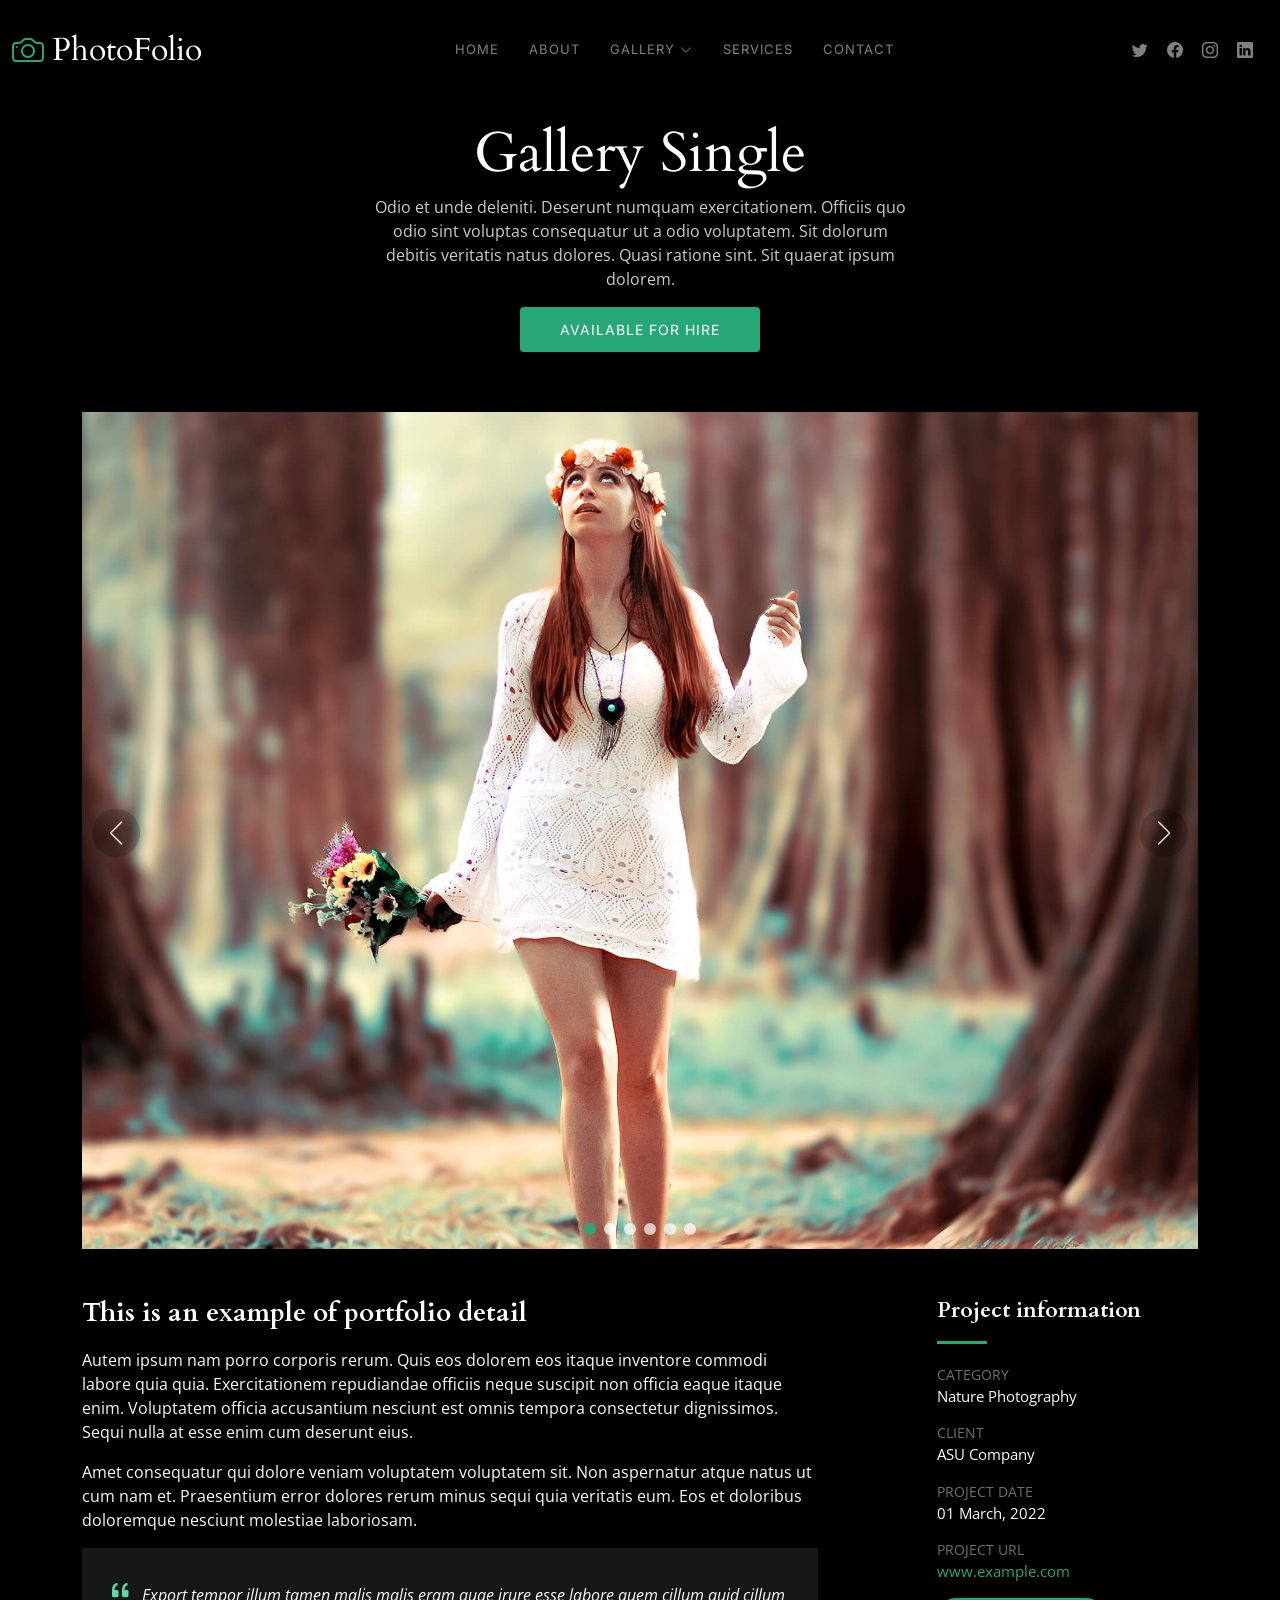
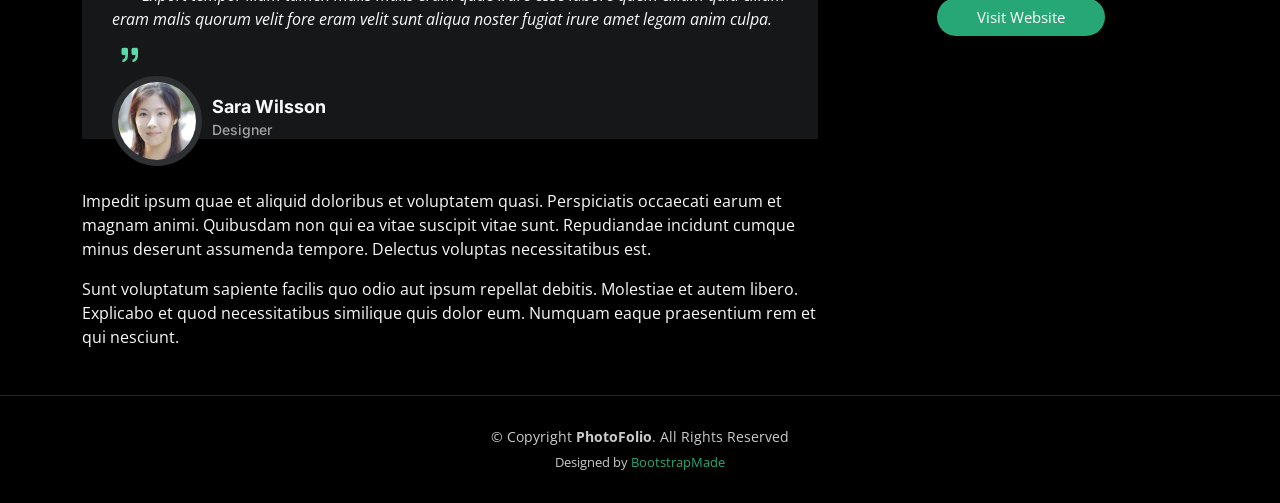
<file: public/PhotoFolio/gallery-single.html>
<!DOCTYPE html>
<html lang="en">

<head>
  <meta charset="utf-8">
  <meta content="width=device-width, initial-scale=1.0" name="viewport">

  <title>PhotoFolio Bootstrap Template - Gallery Single</title>
  <meta content="" name="description">
  <meta content="" name="keywords">

  <!-- Favicons -->
  <link href="assets/img/favicon.png" rel="icon">
  <link href="assets/img/apple-touch-icon.png" rel="apple-touch-icon">

  <!-- Google Fonts -->
  <link rel="preconnect" href="https://fonts.googleapis.com">
  <link rel="preconnect" href="https://fonts.gstatic.com" crossorigin>
  <link href="https://fonts.googleapis.com/css2?family=Open+Sans:ital,wght@0,300;0,400;0,500;0,600;0,700;1,300;1,400;1,600;1,700&family=Inter:ital,wght@0,300;0,400;0,500;0,600;0,700;1,300;1,400;1,500;1,600;1,700&family=Cardo:ital,wght@0,400;0,700;1,400&display=swap" rel="stylesheet">

  <!-- Vendor CSS Files -->
  <link href="assets/vendor/bootstrap/css/bootstrap.min.css" rel="stylesheet">
  <link href="assets/vendor/bootstrap-icons/bootstrap-icons.css" rel="stylesheet">
  <link href="assets/vendor/swiper/swiper-bundle.min.css" rel="stylesheet">
  <link href="assets/vendor/glightbox/css/glightbox.min.css" rel="stylesheet">
  <link href="assets/vendor/aos/aos.css" rel="stylesheet">

  <!-- Template Main CSS File -->
  <link href="assets/css/main.css" rel="stylesheet">

  <!-- =======================================================
  * Template Name: PhotoFolio
  * Updated: Mar 09 2023 with Bootstrap v5.2.3
  * Template URL: https://bootstrapmade.com/photofolio-bootstrap-photography-website-template/
  * Author: BootstrapMade.com
  * License: https://bootstrapmade.com/license/
  ======================================================== -->
</head>

<body>

  <!-- ======= Header ======= -->
  <header id="header" class="header d-flex align-items-center fixed-top">
    <div class="container-fluid d-flex align-items-center justify-content-between">

      <a href="index.html" class="logo d-flex align-items-center  me-auto me-lg-0">
        <!-- Uncomment the line below if you also wish to use an image logo -->
        <!-- <img src="assets/img/logo.png" alt=""> -->
        <i class="bi bi-camera"></i>
        <h1>PhotoFolio</h1>
      </a>

      <nav id="navbar" class="navbar">
        <ul>
          <li><a href="index.html">Home</a></li>
          <li><a href="about.html">About</a></li>
          <li class="dropdown"><a href="#"><span>Gallery</span> <i class="bi bi-chevron-down dropdown-indicator"></i></a>
            <ul>
              <li><a href="gallery.html" class="active">Nature</a></li>
              <li><a href="gallery.html">People</a></li>
              <li><a href="gallery.html">Architecture</a></li>
              <li><a href="gallery.html">Animals</a></li>
              <li><a href="gallery.html">Sports</a></li>
              <li><a href="gallery.html">Travel</a></li>
              <li class="dropdown"><a href="#"><span>Sub Menu</span> <i class="bi bi-chevron-down dropdown-indicator"></i></a>
                <ul>
                  <li><a href="#">Sub Menu 1</a></li>
                  <li><a href="#">Sub Menu 2</a></li>
                  <li><a href="#">Sub Menu 3</a></li>
                </ul>
              </li>
            </ul>
          </li>
          <li><a href="services.html">Services</a></li>
          <li><a href="contact.html">Contact</a></li>
        </ul>
      </nav><!-- .navbar -->

      <div class="header-social-links">
        <a href="#" class="twitter"><i class="bi bi-twitter"></i></a>
        <a href="#" class="facebook"><i class="bi bi-facebook"></i></a>
        <a href="#" class="instagram"><i class="bi bi-instagram"></i></a>
        <a href="#" class="linkedin"><i class="bi bi-linkedin"></i></i></a>
      </div>
      <i class="mobile-nav-toggle mobile-nav-show bi bi-list"></i>
      <i class="mobile-nav-toggle mobile-nav-hide d-none bi bi-x"></i>

    </div>
  </header><!-- End Header -->

  <main id="main" data-aos="fade" data-aos-delay="1500">

    <!-- ======= End Page Header ======= -->
    <div class="page-header d-flex align-items-center">
      <div class="container position-relative">
        <div class="row d-flex justify-content-center">
          <div class="col-lg-6 text-center">
            <h2>Gallery Single</h2>
            <p>Odio et unde deleniti. Deserunt numquam exercitationem. Officiis quo odio sint voluptas consequatur ut a odio voluptatem. Sit dolorum debitis veritatis natus dolores. Quasi ratione sint. Sit quaerat ipsum dolorem.</p>

            <a class="cta-btn" href="contact.html">Available for hire</a>

          </div>
        </div>
      </div>
    </div><!-- End Page Header -->

    <!-- ======= Gallery Single Section ======= -->
    <section id="gallery-single" class="gallery-single">
      <div class="container">

        <div class="position-relative h-100">
          <div class="slides-1 portfolio-details-slider swiper">
            <div class="swiper-wrapper align-items-center">

              <div class="swiper-slide">
                <img src="assets/img/gallery/gallery-8.jpg" alt="">
              </div>
              <div class="swiper-slide">
                <img src="assets/img/gallery/gallery-9.jpg" alt="">
              </div>
              <div class="swiper-slide">
                <img src="assets/img/gallery/gallery-10.jpg" alt="">
              </div>
              <div class="swiper-slide">
                <img src="assets/img/gallery/gallery-11.jpg" alt="">
              </div>
              <div class="swiper-slide">
                <img src="assets/img/gallery/gallery-12.jpg" alt="">
              </div>
              <div class="swiper-slide">
                <img src="assets/img/gallery/gallery-13.jpg" alt="">
              </div>

            </div>
            <div class="swiper-pagination"></div>
          </div>
          <div class="swiper-button-prev"></div>
          <div class="swiper-button-next"></div>

        </div>

        <div class="row justify-content-between gy-4 mt-4">

          <div class="col-lg-8">
            <div class="portfolio-description">
              <h2>This is an example of portfolio detail</h2>
              <p>
                Autem ipsum nam porro corporis rerum. Quis eos dolorem eos itaque inventore commodi labore quia quia. Exercitationem repudiandae officiis neque suscipit non officia eaque itaque enim. Voluptatem officia accusantium nesciunt est omnis tempora consectetur dignissimos. Sequi nulla at esse enim cum deserunt eius.
              </p>
              <p>
                Amet consequatur qui dolore veniam voluptatem voluptatem sit. Non aspernatur atque natus ut cum nam et. Praesentium error dolores rerum minus sequi quia veritatis eum. Eos et doloribus doloremque nesciunt molestiae laboriosam.
              </p>

              <div class="testimonial-item">
                <p>
                  <i class="bi bi-quote quote-icon-left"></i>
                  Export tempor illum tamen malis malis eram quae irure esse labore quem cillum quid cillum eram malis quorum velit fore eram velit sunt aliqua noster fugiat irure amet legam anim culpa.
                  <i class="bi bi-quote quote-icon-right"></i>
                </p>
                <div>
                  <img src="assets/img/testimonials/testimonials-2.jpg" class="testimonial-img" alt="">
                  <h3>Sara Wilsson</h3>
                  <h4>Designer</h4>
                </div>
              </div>

              <p>
                Impedit ipsum quae et aliquid doloribus et voluptatem quasi. Perspiciatis occaecati earum et magnam animi. Quibusdam non qui ea vitae suscipit vitae sunt. Repudiandae incidunt cumque minus deserunt assumenda tempore. Delectus voluptas necessitatibus est.

              <p>
                Sunt voluptatum sapiente facilis quo odio aut ipsum repellat debitis. Molestiae et autem libero. Explicabo et quod necessitatibus similique quis dolor eum. Numquam eaque praesentium rem et qui nesciunt.
              </p>

            </div>
          </div>

          <div class="col-lg-3">
            <div class="portfolio-info">
              <h3>Project information</h3>
              <ul>
                <li><strong>Category</strong> <span>Nature Photography</span></li>
                <li><strong>Client</strong> <span>ASU Company</span></li>
                <li><strong>Project date</strong> <span>01 March, 2022</span></li>
                <li><strong>Project URL</strong> <a href="#">www.example.com</a></li>
                <li><a href="#" class="btn-visit align-self-start">Visit Website</a></li>
              </ul>
            </div>
          </div>

        </div>

      </div>
    </section><!-- End Gallery Single Section -->

  </main><!-- End #main -->

  <!-- ======= Footer ======= -->
  <footer id="footer" class="footer">
    <div class="container">
      <div class="copyright">
        &copy; Copyright <strong><span>PhotoFolio</span></strong>. All Rights Reserved
      </div>
      <div class="credits">
        <!-- All the links in the footer should remain intact. -->
        <!-- You can delete the links only if you purchased the pro version. -->
        <!-- Licensing information: https://bootstrapmade.com/license/ -->
        <!-- Purchase the pro version with working PHP/AJAX contact form: https://bootstrapmade.com/photofolio-bootstrap-photography-website-template/ -->
        Designed by <a href="https://bootstrapmade.com/">BootstrapMade</a>
      </div>
    </div>
  </footer><!-- End Footer -->

  <a href="#" class="scroll-top d-flex align-items-center justify-content-center"><i class="bi bi-arrow-up-short"></i></a>

  <div id="preloader">
    <div class="line"></div>
  </div>

  <!-- Vendor JS Files -->
  <script src="assets/vendor/bootstrap/js/bootstrap.bundle.min.js"></script>
  <script src="assets/vendor/swiper/swiper-bundle.min.js"></script>
  <script src="assets/vendor/glightbox/js/glightbox.min.js"></script>
  <script src="assets/vendor/aos/aos.js"></script>
  <script src="assets/vendor/php-email-form/validate.js"></script>

  <!-- Template Main JS File -->
  <script src="assets/js/main.js"></script>

</body>

</html>
</file>
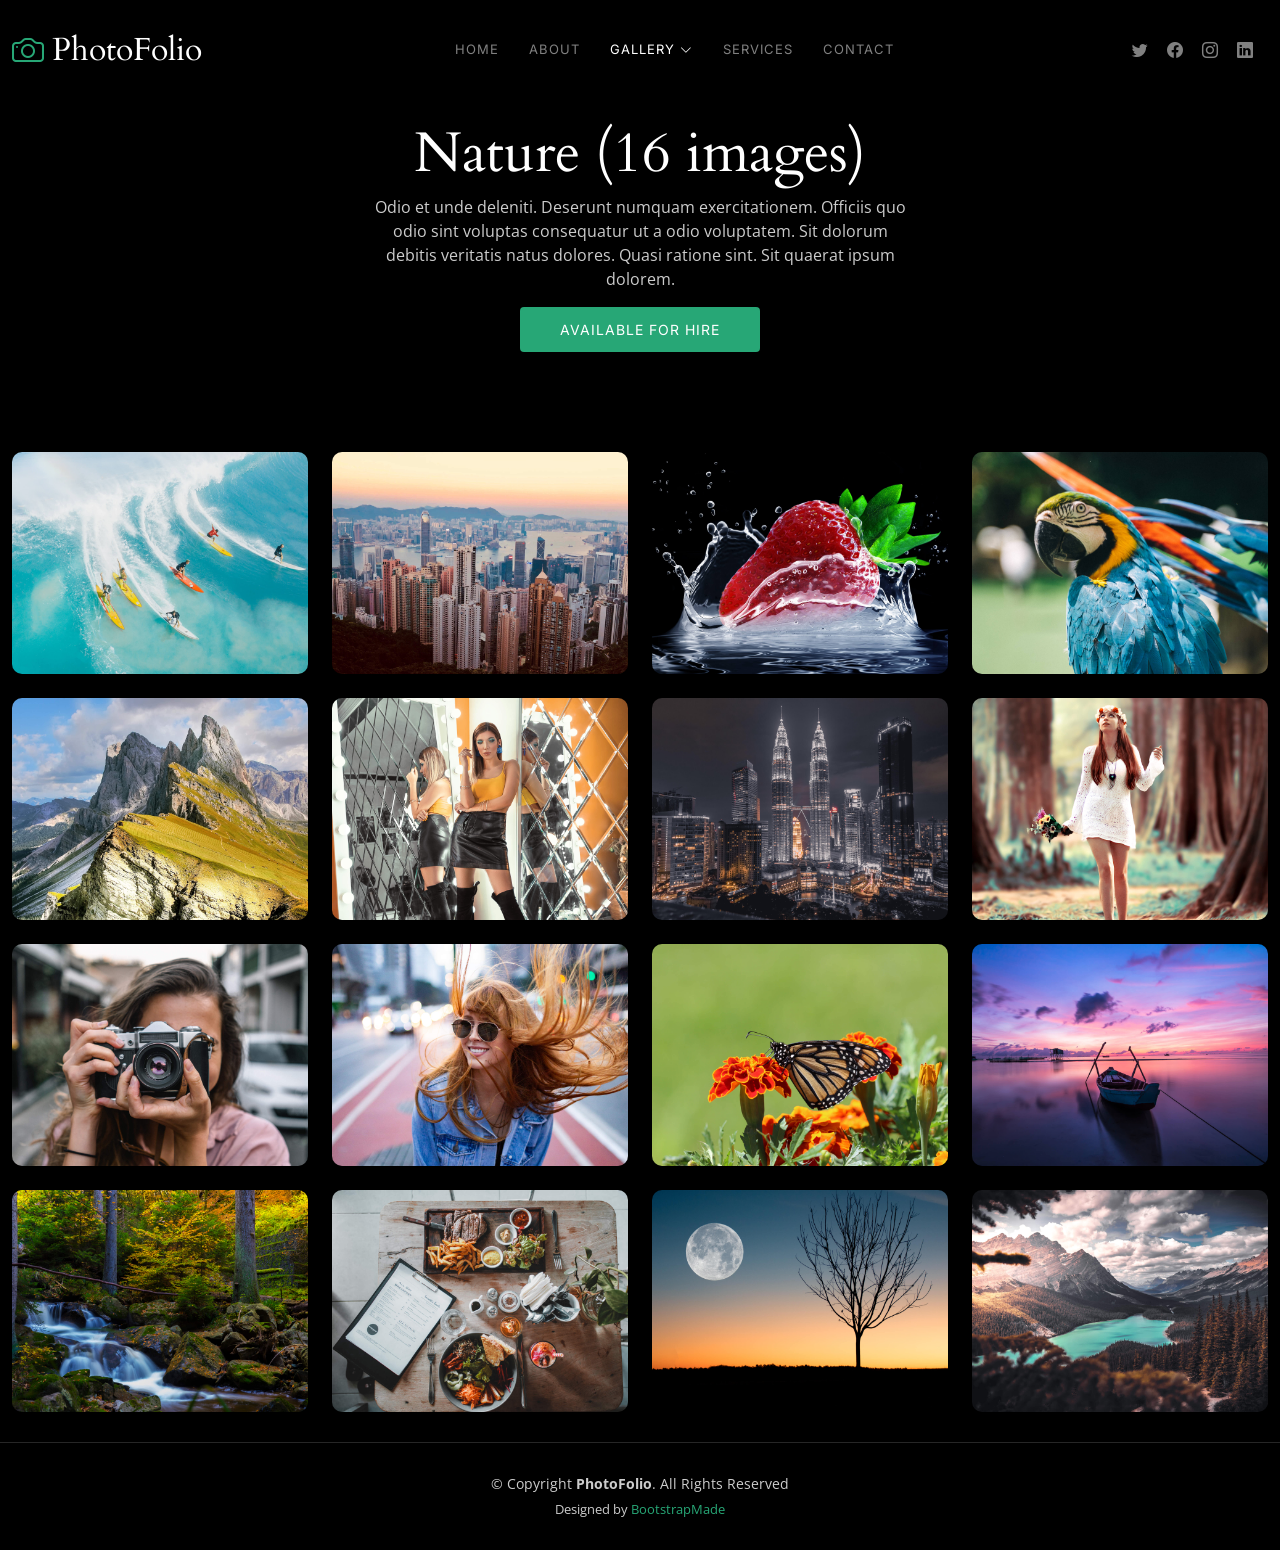
<file: public/PhotoFolio/gallery.html>
<!DOCTYPE html>
<html lang="en">

<head>
  <meta charset="utf-8">
  <meta content="width=device-width, initial-scale=1.0" name="viewport">

  <title>PhotoFolio Bootstrap Template - Gallery</title>
  <meta content="" name="description">
  <meta content="" name="keywords">

  <!-- Favicons -->
  <link href="assets/img/favicon.png" rel="icon">
  <link href="assets/img/apple-touch-icon.png" rel="apple-touch-icon">

  <!-- Google Fonts -->
  <link rel="preconnect" href="https://fonts.googleapis.com">
  <link rel="preconnect" href="https://fonts.gstatic.com" crossorigin>
  <link href="https://fonts.googleapis.com/css2?family=Open+Sans:ital,wght@0,300;0,400;0,500;0,600;0,700;1,300;1,400;1,600;1,700&family=Inter:ital,wght@0,300;0,400;0,500;0,600;0,700;1,300;1,400;1,500;1,600;1,700&family=Cardo:ital,wght@0,400;0,700;1,400&display=swap" rel="stylesheet">

  <!-- Vendor CSS Files -->
  <link href="assets/vendor/bootstrap/css/bootstrap.min.css" rel="stylesheet">
  <link href="assets/vendor/bootstrap-icons/bootstrap-icons.css" rel="stylesheet">
  <link href="assets/vendor/swiper/swiper-bundle.min.css" rel="stylesheet">
  <link href="assets/vendor/glightbox/css/glightbox.min.css" rel="stylesheet">
  <link href="assets/vendor/aos/aos.css" rel="stylesheet">

  <!-- Template Main CSS File -->
  <link href="assets/css/main.css" rel="stylesheet">

  <!-- =======================================================
  * Template Name: PhotoFolio
  * Updated: Mar 09 2023 with Bootstrap v5.2.3
  * Template URL: https://bootstrapmade.com/photofolio-bootstrap-photography-website-template/
  * Author: BootstrapMade.com
  * License: https://bootstrapmade.com/license/
  ======================================================== -->
</head>

<body>

  <!-- ======= Header ======= -->
  <header id="header" class="header d-flex align-items-center fixed-top">
    <div class="container-fluid d-flex align-items-center justify-content-between">

      <a href="index.html" class="logo d-flex align-items-center  me-auto me-lg-0">
        <!-- Uncomment the line below if you also wish to use an image logo -->
        <!-- <img src="assets/img/logo.png" alt=""> -->
        <i class="bi bi-camera"></i>
        <h1>PhotoFolio</h1>
      </a>

      <nav id="navbar" class="navbar">
        <ul>
          <li><a href="index.html">Home</a></li>
          <li><a href="about.html">About</a></li>
          <li class="dropdown"><a href="#" class="active"><span>Gallery</span> <i class="bi bi-chevron-down dropdown-indicator"></i></a>
            <ul>
              <li><a href="gallery.html">Nature</a></li>
              <li><a href="gallery.html">People</a></li>
              <li><a href="gallery.html">Architecture</a></li>
              <li><a href="gallery.html">Animals</a></li>
              <li><a href="gallery.html">Sports</a></li>
              <li><a href="gallery.html">Travel</a></li>
              <li class="dropdown"><a href="#"><span>Sub Menu</span> <i class="bi bi-chevron-down dropdown-indicator"></i></a>
                <ul>
                  <li><a href="#">Sub Menu 1</a></li>
                  <li><a href="#">Sub Menu 2</a></li>
                  <li><a href="#">Sub Menu 3</a></li>
                </ul>
              </li>
            </ul>
          </li>
          <li><a href="services.html">Services</a></li>
          <li><a href="contact.html">Contact</a></li>
        </ul>
      </nav><!-- .navbar -->

      <div class="header-social-links">
        <a href="#" class="twitter"><i class="bi bi-twitter"></i></a>
        <a href="#" class="facebook"><i class="bi bi-facebook"></i></a>
        <a href="#" class="instagram"><i class="bi bi-instagram"></i></a>
        <a href="#" class="linkedin"><i class="bi bi-linkedin"></i></i></a>
      </div>
      <i class="mobile-nav-toggle mobile-nav-show bi bi-list"></i>
      <i class="mobile-nav-toggle mobile-nav-hide d-none bi bi-x"></i>

    </div>
  </header><!-- End Header -->

  <main id="main" data-aos="fade" data-aos-delay="1500">

    <!-- ======= End Page Header ======= -->
    <div class="page-header d-flex align-items-center">
      <div class="container position-relative">
        <div class="row d-flex justify-content-center">
          <div class="col-lg-6 text-center">
            <h2>Nature (16 images)</h2>
            <p>Odio et unde deleniti. Deserunt numquam exercitationem. Officiis quo odio sint voluptas consequatur ut a odio voluptatem. Sit dolorum debitis veritatis natus dolores. Quasi ratione sint. Sit quaerat ipsum dolorem.</p>

            <a class="cta-btn" href="contact.html">Available for hire</a>

          </div>
        </div>
      </div>
    </div><!-- End Page Header -->

    <!-- ======= Gallery Section ======= -->
    <section id="gallery" class="gallery">
      <div class="container-fluid">

        <div class="row gy-4 justify-content-center">
          <div class="col-xl-3 col-lg-4 col-md-6">
            <div class="gallery-item h-100">
              <img src="assets/img/gallery/gallery-1.jpg" class="img-fluid" alt="">
              <div class="gallery-links d-flex align-items-center justify-content-center">
                <a href="assets/img/gallery/gallery-1.jpg" title="Gallery 1" class="glightbox preview-link"><i class="bi bi-arrows-angle-expand"></i></a>
                <a href="gallery-single.html" class="details-link"><i class="bi bi-link-45deg"></i></a>
              </div>
            </div>
          </div><!-- End Gallery Item -->
          <div class="col-xl-3 col-lg-4 col-md-6">
            <div class="gallery-item h-100">
              <img src="assets/img/gallery/gallery-2.jpg" class="img-fluid" alt="">
              <div class="gallery-links d-flex align-items-center justify-content-center">
                <a href="assets/img/gallery/gallery-2.jpg" title="Gallery 2" class="glightbox preview-link"><i class="bi bi-arrows-angle-expand"></i></a>
                <a href="gallery-single.html" class="details-link"><i class="bi bi-link-45deg"></i></a>
              </div>
            </div>
          </div><!-- End Gallery Item -->
          <div class="col-xl-3 col-lg-4 col-md-6">
            <div class="gallery-item h-100">
              <img src="assets/img/gallery/gallery-3.jpg" class="img-fluid" alt="">
              <div class="gallery-links d-flex align-items-center justify-content-center">
                <a href="assets/img/gallery/gallery-3.jpg" title="Gallery 3" class="glightbox preview-link"><i class="bi bi-arrows-angle-expand"></i></a>
                <a href="gallery-single.html" class="details-link"><i class="bi bi-link-45deg"></i></a>
              </div>
            </div>
          </div><!-- End Gallery Item -->
          <div class="col-xl-3 col-lg-4 col-md-6">
            <div class="gallery-item h-100">
              <img src="assets/img/gallery/gallery-4.jpg" class="img-fluid" alt="">
              <div class="gallery-links d-flex align-items-center justify-content-center">
                <a href="assets/img/gallery/gallery-4.jpg" title="Gallery 4" class="glightbox preview-link"><i class="bi bi-arrows-angle-expand"></i></a>
                <a href="gallery-single.html" class="details-link"><i class="bi bi-link-45deg"></i></a>
              </div>
            </div>
          </div><!-- End Gallery Item -->
          <div class="col-xl-3 col-lg-4 col-md-6">
            <div class="gallery-item h-100">
              <img src="assets/img/gallery/gallery-5.jpg" class="img-fluid" alt="">
              <div class="gallery-links d-flex align-items-center justify-content-center">
                <a href="assets/img/gallery/gallery-5.jpg" title="Gallery 5" class="glightbox preview-link"><i class="bi bi-arrows-angle-expand"></i></a>
                <a href="gallery-single.html" class="details-link"><i class="bi bi-link-45deg"></i></a>
              </div>
            </div>
          </div><!-- End Gallery Item -->
          <div class="col-xl-3 col-lg-4 col-md-6">
            <div class="gallery-item h-100">
              <img src="assets/img/gallery/gallery-6.jpg" class="img-fluid" alt="">
              <div class="gallery-links d-flex align-items-center justify-content-center">
                <a href="assets/img/gallery/gallery-6.jpg" title="Gallery 6" class="glightbox preview-link"><i class="bi bi-arrows-angle-expand"></i></a>
                <a href="gallery-single.html" class="details-link"><i class="bi bi-link-45deg"></i></a>
              </div>
            </div>
          </div><!-- End Gallery Item -->
          <div class="col-xl-3 col-lg-4 col-md-6">
            <div class="gallery-item h-100">
              <img src="assets/img/gallery/gallery-7.jpg" class="img-fluid" alt="">
              <div class="gallery-links d-flex align-items-center justify-content-center">
                <a href="assets/img/gallery/gallery-7.jpg" title="Gallery 7" class="glightbox preview-link"><i class="bi bi-arrows-angle-expand"></i></a>
                <a href="gallery-single.html" class="details-link"><i class="bi bi-link-45deg"></i></a>
              </div>
            </div>
          </div><!-- End Gallery Item -->
          <div class="col-xl-3 col-lg-4 col-md-6">
            <div class="gallery-item h-100">
              <img src="assets/img/gallery/gallery-8.jpg" class="img-fluid" alt="">
              <div class="gallery-links d-flex align-items-center justify-content-center">
                <a href="assets/img/gallery/gallery-8.jpg" title="Gallery 8" class="glightbox preview-link"><i class="bi bi-arrows-angle-expand"></i></a>
                <a href="gallery-single.html" class="details-link"><i class="bi bi-link-45deg"></i></a>
              </div>
            </div>
          </div><!-- End Gallery Item -->
          <div class="col-xl-3 col-lg-4 col-md-6">
            <div class="gallery-item h-100">
              <img src="assets/img/gallery/gallery-9.jpg" class="img-fluid" alt="">
              <div class="gallery-links d-flex align-items-center justify-content-center">
                <a href="assets/img/gallery/gallery-9.jpg" title="Gallery 9" class="glightbox preview-link"><i class="bi bi-arrows-angle-expand"></i></a>
                <a href="gallery-single.html" class="details-link"><i class="bi bi-link-45deg"></i></a>
              </div>
            </div>
          </div><!-- End Gallery Item -->
          <div class="col-xl-3 col-lg-4 col-md-6">
            <div class="gallery-item h-100">
              <img src="assets/img/gallery/gallery-10.jpg" class="img-fluid" alt="">
              <div class="gallery-links d-flex align-items-center justify-content-center">
                <a href="assets/img/gallery/gallery-10.jpg" title="Gallery 10" class="glightbox preview-link"><i class="bi bi-arrows-angle-expand"></i></a>
                <a href="gallery-single.html" class="details-link"><i class="bi bi-link-45deg"></i></a>
              </div>
            </div>
          </div><!-- End Gallery Item -->
          <div class="col-xl-3 col-lg-4 col-md-6">
            <div class="gallery-item h-100">
              <img src="assets/img/gallery/gallery-11.jpg" class="img-fluid" alt="">
              <div class="gallery-links d-flex align-items-center justify-content-center">
                <a href="assets/img/gallery/gallery-11.jpg" title="Gallery 11" class="glightbox preview-link"><i class="bi bi-arrows-angle-expand"></i></a>
                <a href="gallery-single.html" class="details-link"><i class="bi bi-link-45deg"></i></a>
              </div>
            </div>
          </div><!-- End Gallery Item -->
          <div class="col-xl-3 col-lg-4 col-md-6">
            <div class="gallery-item h-100">
              <img src="assets/img/gallery/gallery-12.jpg" class="img-fluid" alt="">
              <div class="gallery-links d-flex align-items-center justify-content-center">
                <a href="assets/img/gallery/gallery-12.jpg" title="Gallery 12" class="glightbox preview-link"><i class="bi bi-arrows-angle-expand"></i></a>
                <a href="gallery-single.html" class="details-link"><i class="bi bi-link-45deg"></i></a>
              </div>
            </div>
          </div><!-- End Gallery Item -->
          <div class="col-xl-3 col-lg-4 col-md-6">
            <div class="gallery-item h-100">
              <img src="assets/img/gallery/gallery-13.jpg" class="img-fluid" alt="">
              <div class="gallery-links d-flex align-items-center justify-content-center">
                <a href="assets/img/gallery/gallery-13.jpg" title="Gallery 13" class="glightbox preview-link"><i class="bi bi-arrows-angle-expand"></i></a>
                <a href="gallery-single.html" class="details-link"><i class="bi bi-link-45deg"></i></a>
              </div>
            </div>
          </div><!-- End Gallery Item -->
          <div class="col-xl-3 col-lg-4 col-md-6">
            <div class="gallery-item h-100">
              <img src="assets/img/gallery/gallery-14.jpg" class="img-fluid" alt="">
              <div class="gallery-links d-flex align-items-center justify-content-center">
                <a href="assets/img/gallery/gallery-14.jpg" title="Gallery 14" class="glightbox preview-link"><i class="bi bi-arrows-angle-expand"></i></a>
                <a href="gallery-single.html" class="details-link"><i class="bi bi-link-45deg"></i></a>
              </div>
            </div>
          </div><!-- End Gallery Item -->
          <div class="col-xl-3 col-lg-4 col-md-6">
            <div class="gallery-item h-100">
              <img src="assets/img/gallery/gallery-15.jpg" class="img-fluid" alt="">
              <div class="gallery-links d-flex align-items-center justify-content-center">
                <a href="assets/img/gallery/gallery-15.jpg" title="Gallery 15" class="glightbox preview-link"><i class="bi bi-arrows-angle-expand"></i></a>
                <a href="gallery-single.html" class="details-link"><i class="bi bi-link-45deg"></i></a>
              </div>
            </div>
          </div><!-- End Gallery Item -->
          <div class="col-xl-3 col-lg-4 col-md-6">
            <div class="gallery-item h-100">
              <img src="assets/img/gallery/gallery-16.jpg" class="img-fluid" alt="">
              <div class="gallery-links d-flex align-items-center justify-content-center">
                <a href="assets/img/gallery/gallery-16.jpg" title="Gallery 16" class="glightbox preview-link"><i class="bi bi-arrows-angle-expand"></i></a>
                <a href="gallery-single.html" class="details-link"><i class="bi bi-link-45deg"></i></a>
              </div>
            </div>
          </div><!-- End Gallery Item -->

        </div>

      </div>
    </section><!-- End Gallery Section -->

  </main><!-- End #main -->

  <!-- ======= Footer ======= -->
  <footer id="footer" class="footer">
    <div class="container">
      <div class="copyright">
        &copy; Copyright <strong><span>PhotoFolio</span></strong>. All Rights Reserved
      </div>
      <div class="credits">
        <!-- All the links in the footer should remain intact. -->
        <!-- You can delete the links only if you purchased the pro version. -->
        <!-- Licensing information: https://bootstrapmade.com/license/ -->
        <!-- Purchase the pro version with working PHP/AJAX contact form: https://bootstrapmade.com/photofolio-bootstrap-photography-website-template/ -->
        Designed by <a href="https://bootstrapmade.com/">BootstrapMade</a>
      </div>
    </div>
  </footer><!-- End Footer -->

  <a href="#" class="scroll-top d-flex align-items-center justify-content-center"><i class="bi bi-arrow-up-short"></i></a>

  <div id="preloader">
    <div class="line"></div>
  </div>

  <!-- Vendor JS Files -->
  <script src="assets/vendor/bootstrap/js/bootstrap.bundle.min.js"></script>
  <script src="assets/vendor/swiper/swiper-bundle.min.js"></script>
  <script src="assets/vendor/glightbox/js/glightbox.min.js"></script>
  <script src="assets/vendor/aos/aos.js"></script>
  <script src="assets/vendor/php-email-form/validate.js"></script>

  <!-- Template Main JS File -->
  <script src="assets/js/main.js"></script>

</body>

</html>
</file>
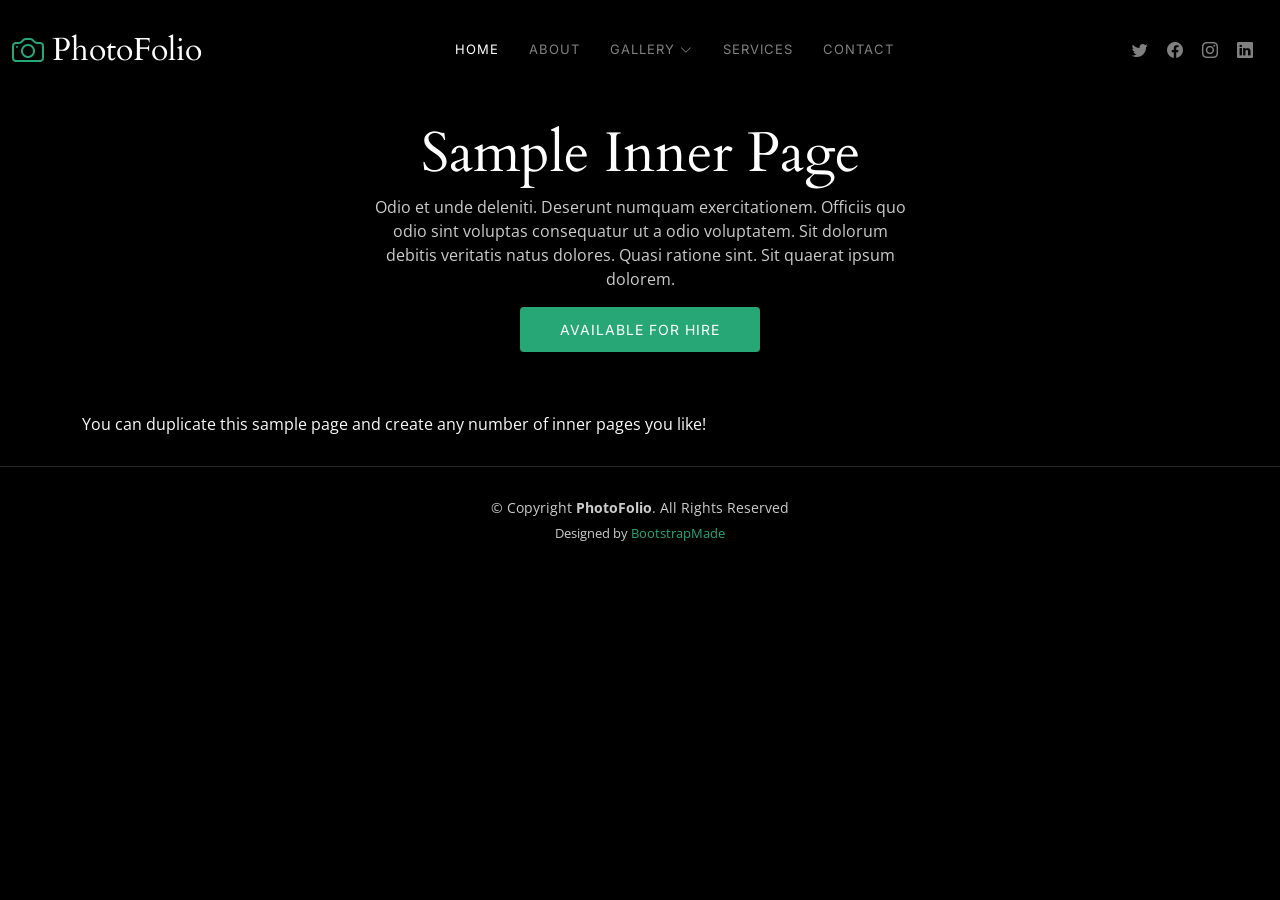
<file: public/PhotoFolio/sample-inner-page.html>
<!DOCTYPE html>
<html lang="en">

<head>
  <meta charset="utf-8">
  <meta content="width=device-width, initial-scale=1.0" name="viewport">

  <title>[Template] Sample Inner Page</title>
  <meta content="" name="description">
  <meta content="" name="keywords">

  <!-- Favicons -->
  <link href="assets/img/favicon.png" rel="icon">
  <link href="assets/img/apple-touch-icon.png" rel="apple-touch-icon">

  <!-- Google Fonts -->
  <link rel="preconnect" href="https://fonts.googleapis.com">
  <link rel="preconnect" href="https://fonts.gstatic.com" crossorigin>
  <link href="https://fonts.googleapis.com/css2?family=Open+Sans:ital,wght@0,300;0,400;0,500;0,600;0,700;1,300;1,400;1,600;1,700&family=Inter:ital,wght@0,300;0,400;0,500;0,600;0,700;1,300;1,400;1,500;1,600;1,700&family=Cardo:ital,wght@0,400;0,700;1,400&display=swap" rel="stylesheet">

  <!-- Vendor CSS Files -->
  <link href="assets/vendor/bootstrap/css/bootstrap.min.css" rel="stylesheet">
  <link href="assets/vendor/bootstrap-icons/bootstrap-icons.css" rel="stylesheet">
  <link href="assets/vendor/swiper/swiper-bundle.min.css" rel="stylesheet">
  <link href="assets/vendor/glightbox/css/glightbox.min.css" rel="stylesheet">
  <link href="assets/vendor/aos/aos.css" rel="stylesheet">

  <!-- Template Main CSS File -->
  <link href="assets/css/main.css" rel="stylesheet">

  <!-- =======================================================
  * Template Name: PhotoFolio
  * Updated: Mar 09 2023 with Bootstrap v5.2.3
  * Template URL: https://bootstrapmade.com/photofolio-bootstrap-photography-website-template/
  * Author: BootstrapMade.com
  * License: https://bootstrapmade.com/license/
  ======================================================== -->
</head>

<body>

  <!-- ======= Header ======= -->
  <header id="header" class="header d-flex align-items-center fixed-top">
    <div class="container-fluid d-flex align-items-center justify-content-between">

      <a href="index.html" class="logo d-flex align-items-center  me-auto me-lg-0">
        <!-- Uncomment the line below if you also wish to use an image logo -->
        <!-- <img src="assets/img/logo.png" alt=""> -->
        <i class="bi bi-camera"></i>
        <h1>PhotoFolio</h1>
      </a>

      <nav id="navbar" class="navbar">
        <ul>
          <li><a href="index.html" class="active">Home</a></li>
          <li><a href="about.html">About</a></li>
          <li class="dropdown"><a href="#"><span>Gallery</span> <i class="bi bi-chevron-down dropdown-indicator"></i></a>
            <ul>
              <li><a href="gallery.html">Nature</a></li>
              <li><a href="gallery.html">People</a></li>
              <li><a href="gallery.html">Architecture</a></li>
              <li><a href="gallery.html">Animals</a></li>
              <li><a href="gallery.html">Sports</a></li>
              <li><a href="gallery.html">Travel</a></li>
              <li class="dropdown"><a href="#"><span>Sub Menu</span> <i class="bi bi-chevron-down dropdown-indicator"></i></a>
                <ul>
                  <li><a href="#">Sub Menu 1</a></li>
                  <li><a href="#">Sub Menu 2</a></li>
                  <li><a href="#">Sub Menu 3</a></li>
                </ul>
              </li>
            </ul>
          </li>
          <li><a href="services.html">Services</a></li>
          <li><a href="contact.html">Contact</a></li>
        </ul>
      </nav><!-- .navbar -->

      <div class="header-social-links">
        <a href="#" class="twitter"><i class="bi bi-twitter"></i></a>
        <a href="#" class="facebook"><i class="bi bi-facebook"></i></a>
        <a href="#" class="instagram"><i class="bi bi-instagram"></i></a>
        <a href="#" class="linkedin"><i class="bi bi-linkedin"></i></i></a>
      </div>
      <i class="mobile-nav-toggle mobile-nav-show bi bi-list"></i>
      <i class="mobile-nav-toggle mobile-nav-hide d-none bi bi-x"></i>

    </div>
  </header><!-- End Header -->

  <main id="main" data-aos="fade" data-aos-delay="1500">

    <!-- ======= End Page Header ======= -->
    <div class="page-header d-flex align-items-center">
      <div class="container position-relative">
        <div class="row d-flex justify-content-center">
          <div class="col-lg-6 text-center">
            <h2>Sample Inner Page</h2>
            <p>Odio et unde deleniti. Deserunt numquam exercitationem. Officiis quo odio sint voluptas consequatur ut a odio voluptatem. Sit dolorum debitis veritatis natus dolores. Quasi ratione sint. Sit quaerat ipsum dolorem.</p>

            <a class="cta-btn" href="contact.html">Available for hire</a>

          </div>
        </div>
      </div>
    </div><!-- End Page Header -->

    <section class="sample-page">
      <div class="container" data-aos="fade-up">

        <p>
          You can duplicate this sample page and create any number of inner pages you like!
        </p>

      </div>
    </section>

  </main><!-- End #main -->

  <!-- ======= Footer ======= -->
  <footer id="footer" class="footer">
    <div class="container">
      <div class="copyright">
        &copy; Copyright <strong><span>PhotoFolio</span></strong>. All Rights Reserved
      </div>
      <div class="credits">
        <!-- All the links in the footer should remain intact. -->
        <!-- You can delete the links only if you purchased the pro version. -->
        <!-- Licensing information: https://bootstrapmade.com/license/ -->
        <!-- Purchase the pro version with working PHP/AJAX contact form: https://bootstrapmade.com/photofolio-bootstrap-photography-website-template/ -->
        Designed by <a href="https://bootstrapmade.com/">BootstrapMade</a>
      </div>
    </div>
  </footer><!-- End Footer -->

  <a href="#" class="scroll-top d-flex align-items-center justify-content-center"><i class="bi bi-arrow-up-short"></i></a>

  <div id="preloader">
    <div class="line"></div>
  </div>

  <!-- Vendor JS Files -->
  <script src="assets/vendor/bootstrap/js/bootstrap.bundle.min.js"></script>
  <script src="assets/vendor/swiper/swiper-bundle.min.js"></script>
  <script src="assets/vendor/glightbox/js/glightbox.min.js"></script>
  <script src="assets/vendor/aos/aos.js"></script>
  <script src="assets/vendor/php-email-form/validate.js"></script>

  <!-- Template Main JS File -->
  <script src="assets/js/main.js"></script>

</body>

</html>
</file>
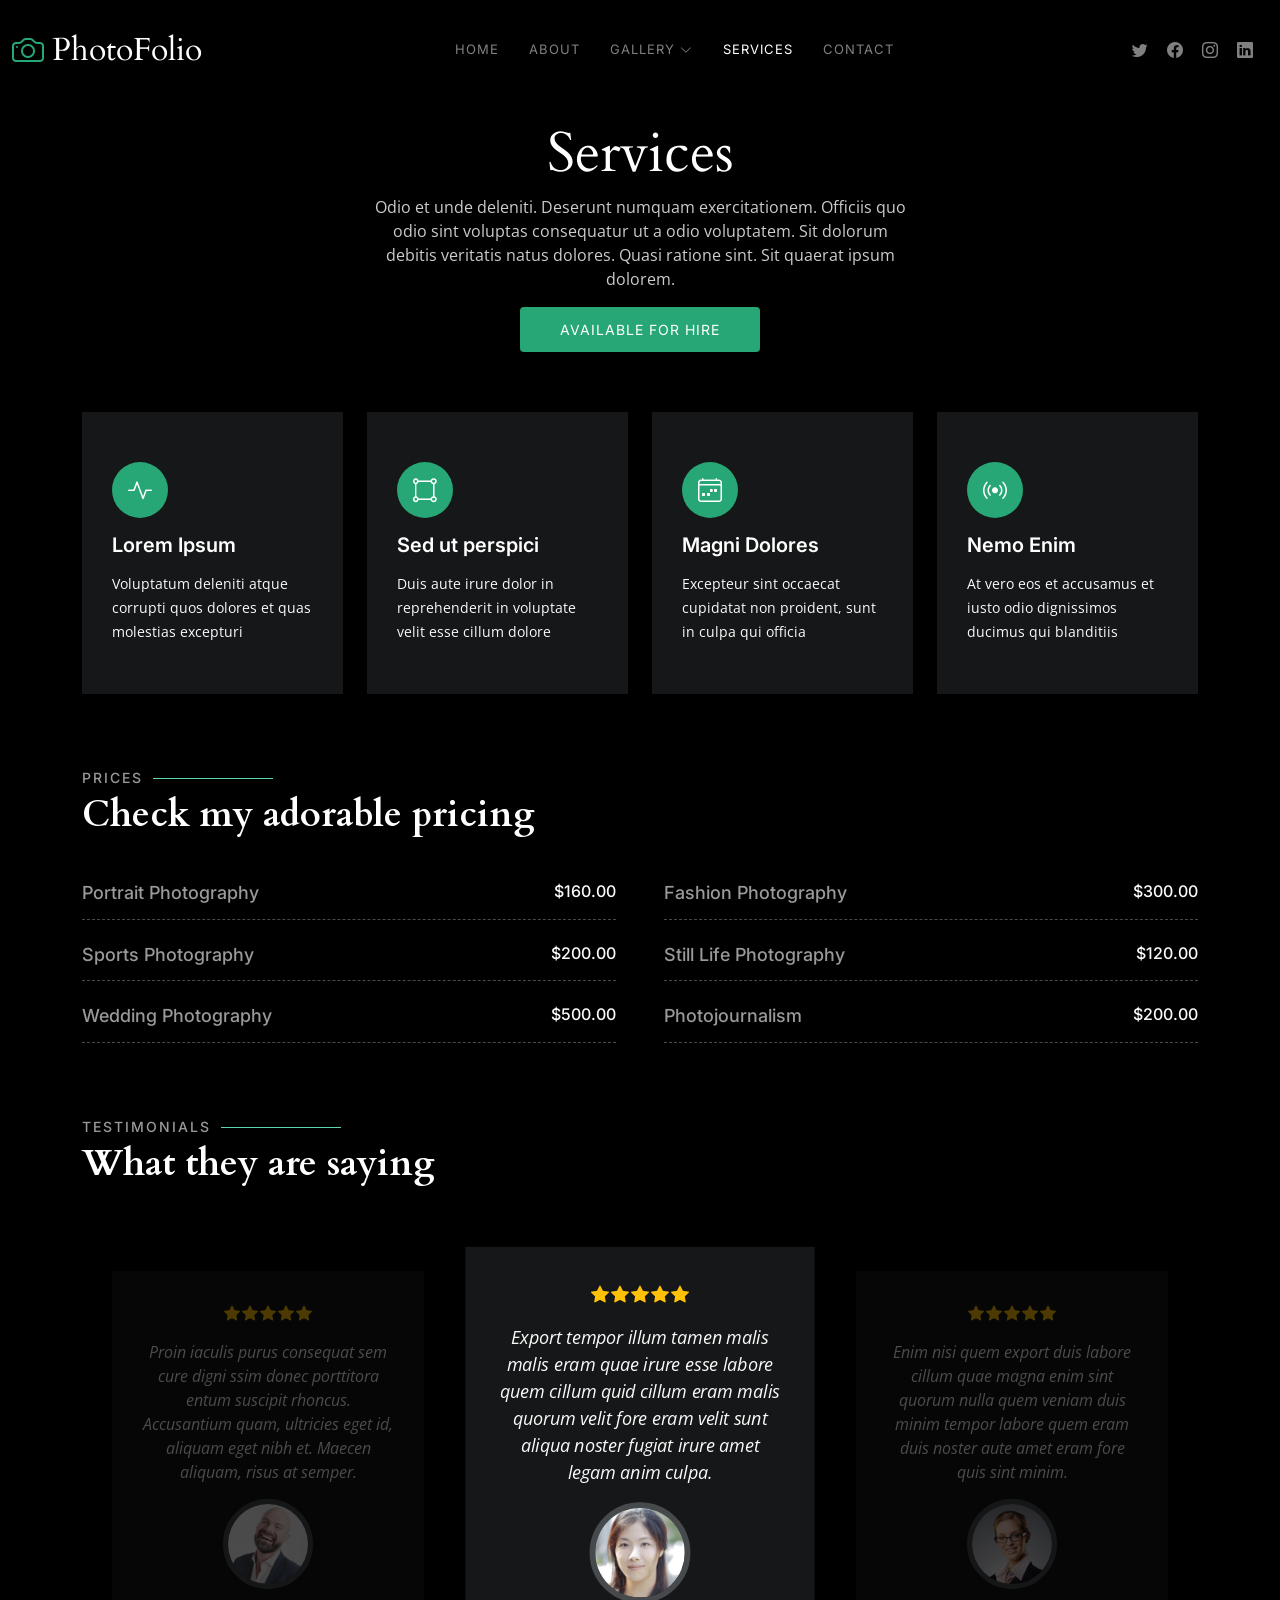
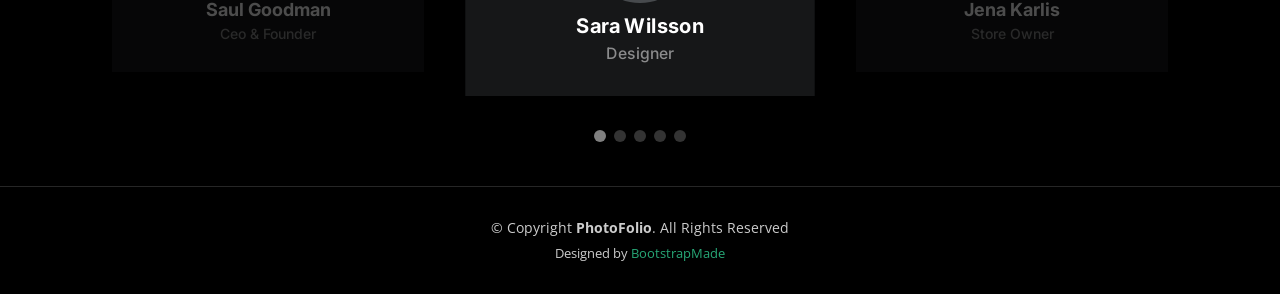
<file: public/PhotoFolio/services.html>
<!DOCTYPE html>
<html lang="en">

<head>
  <meta charset="utf-8">
  <meta content="width=device-width, initial-scale=1.0" name="viewport">

  <title>PhotoFolio Bootstrap Template - Services</title>
  <meta content="" name="description">
  <meta content="" name="keywords">

  <!-- Favicons -->
  <link href="assets/img/favicon.png" rel="icon">
  <link href="assets/img/apple-touch-icon.png" rel="apple-touch-icon">

  <!-- Google Fonts -->
  <link rel="preconnect" href="https://fonts.googleapis.com">
  <link rel="preconnect" href="https://fonts.gstatic.com" crossorigin>
  <link href="https://fonts.googleapis.com/css2?family=Open+Sans:ital,wght@0,300;0,400;0,500;0,600;0,700;1,300;1,400;1,600;1,700&family=Inter:ital,wght@0,300;0,400;0,500;0,600;0,700;1,300;1,400;1,500;1,600;1,700&family=Cardo:ital,wght@0,400;0,700;1,400&display=swap" rel="stylesheet">

  <!-- Vendor CSS Files -->
  <link href="assets/vendor/bootstrap/css/bootstrap.min.css" rel="stylesheet">
  <link href="assets/vendor/bootstrap-icons/bootstrap-icons.css" rel="stylesheet">
  <link href="assets/vendor/swiper/swiper-bundle.min.css" rel="stylesheet">
  <link href="assets/vendor/glightbox/css/glightbox.min.css" rel="stylesheet">
  <link href="assets/vendor/aos/aos.css" rel="stylesheet">

  <!-- Template Main CSS File -->
  <link href="assets/css/main.css" rel="stylesheet">

  <!-- =======================================================
  * Template Name: PhotoFolio
  * Updated: Mar 09 2023 with Bootstrap v5.2.3
  * Template URL: https://bootstrapmade.com/photofolio-bootstrap-photography-website-template/
  * Author: BootstrapMade.com
  * License: https://bootstrapmade.com/license/
  ======================================================== -->
</head>

<body>

  <!-- ======= Header ======= -->
  <header id="header" class="header d-flex align-items-center fixed-top">
    <div class="container-fluid d-flex align-items-center justify-content-between">

      <a href="index.html" class="logo d-flex align-items-center  me-auto me-lg-0">
        <!-- Uncomment the line below if you also wish to use an image logo -->
        <!-- <img src="assets/img/logo.png" alt=""> -->
        <i class="bi bi-camera"></i>
        <h1>PhotoFolio</h1>
      </a>

      <nav id="navbar" class="navbar">
        <ul>
          <li><a href="index.html">Home</a></li>
          <li><a href="about.html">About</a></li>
          <li class="dropdown"><a href="#"><span>Gallery</span> <i class="bi bi-chevron-down dropdown-indicator"></i></a>
            <ul>
              <li><a href="gallery.html">Nature</a></li>
              <li><a href="gallery.html">People</a></li>
              <li><a href="gallery.html">Architecture</a></li>
              <li><a href="gallery.html">Animals</a></li>
              <li><a href="gallery.html">Sports</a></li>
              <li><a href="gallery.html">Travel</a></li>
              <li class="dropdown"><a href="#"><span>Sub Menu</span> <i class="bi bi-chevron-down dropdown-indicator"></i></a>
                <ul>
                  <li><a href="#">Sub Menu 1</a></li>
                  <li><a href="#">Sub Menu 2</a></li>
                  <li><a href="#">Sub Menu 3</a></li>
                </ul>
              </li>
            </ul>
          </li>
          <li><a href="services.html" class="active">Services</a></li>
          <li><a href="contact.html">Contact</a></li>
        </ul>
      </nav><!-- .navbar -->

      <div class="header-social-links">
        <a href="#" class="twitter"><i class="bi bi-twitter"></i></a>
        <a href="#" class="facebook"><i class="bi bi-facebook"></i></a>
        <a href="#" class="instagram"><i class="bi bi-instagram"></i></a>
        <a href="#" class="linkedin"><i class="bi bi-linkedin"></i></i></a>
      </div>
      <i class="mobile-nav-toggle mobile-nav-show bi bi-list"></i>
      <i class="mobile-nav-toggle mobile-nav-hide d-none bi bi-x"></i>

    </div>
  </header><!-- End Header -->

  <main id="main" data-aos="fade" data-aos-delay="1500">

    <!-- ======= End Page Header ======= -->
    <div class="page-header d-flex align-items-center">
      <div class="container position-relative">
        <div class="row d-flex justify-content-center">
          <div class="col-lg-6 text-center">
            <h2>Services</h2>
            <p>Odio et unde deleniti. Deserunt numquam exercitationem. Officiis quo odio sint voluptas consequatur ut a odio voluptatem. Sit dolorum debitis veritatis natus dolores. Quasi ratione sint. Sit quaerat ipsum dolorem.</p>

            <a class="cta-btn" href="contact.html">Available for hire</a>

          </div>
        </div>
      </div>
    </div><!-- End Page Header -->

    <!-- ======= Services Section ======= -->
    <section id="services" class="services">
      <div class="container">

        <div class="row gy-4">

          <div class="col-xl-3 col-md-6 d-flex">
            <div class="service-item position-relative">
              <i class="bi bi-activity"></i>
              <h4><a href="" class="stretched-link">Lorem Ipsum</a></h4>
              <p>Voluptatum deleniti atque corrupti quos dolores et quas molestias excepturi</p>
            </div>
          </div><!-- End Service Item -->

          <div class="col-xl-3 col-md-6 d-flex">
            <div class="service-item position-relative">
              <i class="bi bi-bounding-box-circles"></i>
              <h4><a href="" class="stretched-link">Sed ut perspici</a></h4>
              <p>Duis aute irure dolor in reprehenderit in voluptate velit esse cillum dolore</p>
            </div>
          </div><!-- End Service Item -->

          <div class="col-xl-3 col-md-6 d-flex">
            <div class="service-item position-relative">
              <i class="bi bi-calendar4-week"></i>
              <h4><a href="" class="stretched-link">Magni Dolores</a></h4>
              <p>Excepteur sint occaecat cupidatat non proident, sunt in culpa qui officia</p>
            </div>
          </div><!-- End Service Item -->

          <div class="col-xl-3 col-md-6 d-flex">
            <div class="service-item position-relative">
              <i class="bi bi-broadcast"></i>
              <h4><a href="" class="stretched-link">Nemo Enim</a></h4>
              <p>At vero eos et accusamus et iusto odio dignissimos ducimus qui blanditiis</p>
            </div>
          </div><!-- End Service Item -->

        </div>

      </div>
    </section><!-- End Services Section -->

    <!-- ======= Pricing Section ======= -->
    <section id="pricing" class="pricing">
      <div class="container">

        <div class="section-header">
          <h2>Prices</h2>
          <p>Check my adorable pricing</p>
        </div>

        <div class="row gy-4 gx-lg-5">

          <div class="col-lg-6">
            <div class="pricing-item d-flex justify-content-between">
              <h3>Portrait Photography</h3>
              <h4>$160.00</h4>
            </div>
          </div><!-- End Pricing Item -->

          <div class="col-lg-6">
            <div class="pricing-item d-flex justify-content-between">
              <h3>Fashion Photography</h3>
              <h4>$300.00</h4>
            </div>
          </div><!-- End Pricing Item -->

          <div class="col-lg-6">
            <div class="pricing-item d-flex justify-content-between">
              <h3>Sports Photography</h3>
              <h4>$200.00</h4>
            </div>
          </div><!-- End Pricing Item -->

          <div class="col-lg-6">
            <div class="pricing-item d-flex justify-content-between">
              <h3>Still Life Photography</h3>
              <h4>$120.00</h4>
            </div>
          </div><!-- End Pricing Item -->

          <div class="col-lg-6">
            <div class="pricing-item d-flex justify-content-between">
              <h3>Wedding Photography</h3>
              <h4>$500.00</h4>
            </div>
          </div><!-- End Pricing Item -->

          <div class="col-lg-6">
            <div class="pricing-item d-flex justify-content-between">
              <h3>Photojournalism</h3>
              <h4>$200.00</h4>
            </div>
          </div><!-- End Pricing Item -->

        </div>
    </section><!-- End Pricing Section -->

    <!-- ======= Testimonials Section ======= -->
    <section id="testimonials" class="testimonials">
      <div class="container">

        <div class="section-header">
          <h2>Testimonials</h2>
          <p>What they are saying</p>
        </div>

        <div class="slides-3 swiper">
          <div class="swiper-wrapper">

            <div class="swiper-slide">
              <div class="testimonial-item">
                <div class="stars">
                  <i class="bi bi-star-fill"></i><i class="bi bi-star-fill"></i><i class="bi bi-star-fill"></i><i class="bi bi-star-fill"></i><i class="bi bi-star-fill"></i>
                </div>
                <p>
                  Proin iaculis purus consequat sem cure digni ssim donec porttitora entum suscipit rhoncus. Accusantium quam, ultricies eget id, aliquam eget nibh et. Maecen aliquam, risus at semper.
                </p>
                <div class="profile mt-auto">
                  <img src="assets/img/testimonials/testimonials-1.jpg" class="testimonial-img" alt="">
                  <h3>Saul Goodman</h3>
                  <h4>Ceo &amp; Founder</h4>
                </div>
              </div>
            </div><!-- End testimonial item -->

            <div class="swiper-slide">
              <div class="testimonial-item">
                <div class="stars">
                  <i class="bi bi-star-fill"></i><i class="bi bi-star-fill"></i><i class="bi bi-star-fill"></i><i class="bi bi-star-fill"></i><i class="bi bi-star-fill"></i>
                </div>
                <p>
                  Export tempor illum tamen malis malis eram quae irure esse labore quem cillum quid cillum eram malis quorum velit fore eram velit sunt aliqua noster fugiat irure amet legam anim culpa.
                </p>
                <div class="profile mt-auto">
                  <img src="assets/img/testimonials/testimonials-2.jpg" class="testimonial-img" alt="">
                  <h3>Sara Wilsson</h3>
                  <h4>Designer</h4>
                </div>
              </div>
            </div><!-- End testimonial item -->

            <div class="swiper-slide">
              <div class="testimonial-item">
                <div class="stars">
                  <i class="bi bi-star-fill"></i><i class="bi bi-star-fill"></i><i class="bi bi-star-fill"></i><i class="bi bi-star-fill"></i><i class="bi bi-star-fill"></i>
                </div>
                <p>
                  Enim nisi quem export duis labore cillum quae magna enim sint quorum nulla quem veniam duis minim tempor labore quem eram duis noster aute amet eram fore quis sint minim.
                </p>
                <div class="profile mt-auto">
                  <img src="assets/img/testimonials/testimonials-3.jpg" class="testimonial-img" alt="">
                  <h3>Jena Karlis</h3>
                  <h4>Store Owner</h4>
                </div>
              </div>
            </div><!-- End testimonial item -->

            <div class="swiper-slide">
              <div class="testimonial-item">
                <div class="stars">
                  <i class="bi bi-star-fill"></i><i class="bi bi-star-fill"></i><i class="bi bi-star-fill"></i><i class="bi bi-star-fill"></i><i class="bi bi-star-fill"></i>
                </div>
                <p>
                  Fugiat enim eram quae cillum dolore dolor amet nulla culpa multos export minim fugiat minim velit minim dolor enim duis veniam ipsum anim magna sunt elit fore quem dolore labore illum veniam.
                </p>
                <div class="profile mt-auto">
                  <img src="assets/img/testimonials/testimonials-4.jpg" class="testimonial-img" alt="">
                  <h3>Matt Brandon</h3>
                  <h4>Freelancer</h4>
                </div>
              </div>
            </div><!-- End testimonial item -->

            <div class="swiper-slide">
              <div class="testimonial-item">
                <div class="stars">
                  <i class="bi bi-star-fill"></i><i class="bi bi-star-fill"></i><i class="bi bi-star-fill"></i><i class="bi bi-star-fill"></i><i class="bi bi-star-fill"></i>
                </div>
                <p>
                  Quis quorum aliqua sint quem legam fore sunt eram irure aliqua veniam tempor noster veniam enim culpa labore duis sunt culpa nulla illum cillum fugiat legam esse veniam culpa fore nisi cillum quid.
                </p>
                <div class="profile mt-auto">
                  <img src="assets/img/testimonials/testimonials-5.jpg" class="testimonial-img" alt="">
                  <h3>John Larson</h3>
                  <h4>Entrepreneur</h4>
                </div>
              </div>
            </div><!-- End testimonial item -->

          </div>
          <div class="swiper-pagination"></div>
        </div>

      </div>
    </section><!-- End Testimonials Section -->

  </main><!-- End #main -->

  <!-- ======= Footer ======= -->
  <footer id="footer" class="footer">
    <div class="container">
      <div class="copyright">
        &copy; Copyright <strong><span>PhotoFolio</span></strong>. All Rights Reserved
      </div>
      <div class="credits">
        <!-- All the links in the footer should remain intact. -->
        <!-- You can delete the links only if you purchased the pro version. -->
        <!-- Licensing information: https://bootstrapmade.com/license/ -->
        <!-- Purchase the pro version with working PHP/AJAX contact form: https://bootstrapmade.com/photofolio-bootstrap-photography-website-template/ -->
        Designed by <a href="https://bootstrapmade.com/">BootstrapMade</a>
      </div>
    </div>
  </footer><!-- End Footer -->

  <a href="#" class="scroll-top d-flex align-items-center justify-content-center"><i class="bi bi-arrow-up-short"></i></a>

  <div id="preloader">
    <div class="line"></div>
  </div>

  <!-- Vendor JS Files -->
  <script src="assets/vendor/bootstrap/js/bootstrap.bundle.min.js"></script>
  <script src="assets/vendor/swiper/swiper-bundle.min.js"></script>
  <script src="assets/vendor/glightbox/js/glightbox.min.js"></script>
  <script src="assets/vendor/aos/aos.js"></script>
  <script src="assets/vendor/php-email-form/validate.js"></script>

  <!-- Template Main JS File -->
  <script src="assets/js/main.js"></script>

</body>

</html>
</file>
<file: public/PhotoFolio/assets/css/main.css>
/**
* Template Name: PhotoFolio
* Updated: Mar 09 2023 with Bootstrap v5.2.3
* Template URL: https://bootstrapmade.com/photofolio-bootstrap-photography-website-template/
* Author: BootstrapMade.com
* License: https://bootstrapmade.com/license/
*/

/*--------------------------------------------------------------
# Set main reusable colors and fonts using CSS variables
# Learn more about CSS variables at https://developer.mozilla.org/en-US/docs/Web/CSS/Using_CSS_custom_properties
--------------------------------------------------------------*/
/* Fonts */
:root {
  --font-default: "Open Sans", system-ui, -apple-system, "Segoe UI", Roboto, "Helvetica Neue", Arial, "Noto Sans", "Liberation Sans", sans-serif, "Apple Color Emoji", "Segoe UI Emoji", "Segoe UI Symbol", "Noto Color Emoji";
  --font-primary: "Inter", sans-serif;
  --font-secondary: "Cardo", sans-serif;
}

/* Colors */
:root {
  --color-default: #fafafa;
  --color-primary: #27a776;
  --color-secondary: #161718;
}

/* Smooth scroll behavior */
:root {
  scroll-behavior: smooth;
}

/*--------------------------------------------------------------
# General
--------------------------------------------------------------*/
body {
  font-family: var(--font-default);
  color: var(--color-default);
  background-color: #000;
}

a {
  color: var(--color-primary);
  text-decoration: none;
}

a:hover {
  color: #32cf93;
  text-decoration: none;
}

h1,
h2,
h3,
h4,
h5,
h6 {
  font-family: var(--font-primary);
}

/*--------------------------------------------------------------
# Sections & Section Header
--------------------------------------------------------------*/
.section-header {
  padding-bottom: 40px;
}

.section-header h2 {
  font-size: 14px;
  font-weight: 500;
  padding: 0;
  line-height: 1px;
  margin: 0 0 5px 0;
  letter-spacing: 2px;
  text-transform: uppercase;
  color: rgba(255, 255, 255, 0.6);
  font-family: var(--font-primary);
}

.section-header h2::after {
  content: "";
  width: 120px;
  height: 1px;
  display: inline-block;
  background: #5bd9a9;
  margin: 4px 10px;
}

.section-header p {
  margin: 0;
  margin: 0;
  font-size: 36px;
  font-weight: 700;
  font-family: var(--font-secondary);
  color: #fff;
}

/*--------------------------------------------------------------
# Page Header
--------------------------------------------------------------*/
.page-header {
  padding: 120px 0 60px 0;
  min-height: 30vh;
  position: relative;
}

.page-header h2 {
  font-size: 56px;
  font-weight: 500;
  color: #fff;
  font-family: var(--font-secondary);
}

@media (max-width: 768px) {
  .page-header h2 {
    font-size: 36px;
  }
}

.page-header p {
  color: rgba(255, 255, 255, 0.8);
}

.page-header .cta-btn {
  font-family: var(--font-primary);
  font-weight: 400;
  font-size: 14px;
  display: inline-block;
  padding: 12px 40px;
  border-radius: 4px;
  letter-spacing: 1px;
  text-transform: uppercase;
  transition: 0.3s;
  color: #fff;
  background: var(--color-primary);
}

.page-header .cta-btn:hover {
  background: #2cbc85;
}

/*--------------------------------------------------------------
# Scroll top button
--------------------------------------------------------------*/
.scroll-top {
  position: fixed;
  visibility: hidden;
  opacity: 0;
  right: 15px;
  bottom: -15px;
  z-index: 99999;
  background: var(--color-primary);
  width: 44px;
  height: 44px;
  border-radius: 50px;
  transition: all 0.4s;
}

.scroll-top i {
  font-size: 24px;
  color: #fff;
  line-height: 0;
}

.scroll-top:hover {
  background: rgba(39, 167, 118, 0.8);
  color: #fff;
}

.scroll-top.active {
  visibility: visible;
  opacity: 1;
  bottom: 15px;
}

/*--------------------------------------------------------------
# Preloader
--------------------------------------------------------------*/
#preloader {
  display: flex;
  position: fixed;
  inset: 0;
  width: 100%;
  height: 100vh;
  z-index: 99999;
}

#preloader:before,
#preloader:after {
  content: "";
  background-color: var(--color-secondary);
  position: absolute;
  inset: 0;
  width: 50%;
  height: 100%;
  transition: all 0.3s ease 0s;
  z-index: -1;
}

#preloader:after {
  left: auto;
  right: 0;
}

#preloader .line {
  position: relative;
  overflow: hidden;
  margin: auto;
  width: 1px;
  height: 280px;
  transition: all 0.8s ease 0s;
}

#preloader .line:before {
  content: "";
  position: absolute;
  background-color: #fff;
  left: 0;
  top: 50%;
  width: 1px;
  height: 0%;
  transform: translateY(-50%);
  animation: lineincrease 1000ms ease-in-out 0s forwards;
}

#preloader .line:after {
  content: "";
  position: absolute;
  background-color: #999;
  left: 0;
  top: 0;
  width: 1px;
  height: 100%;
  transform: translateY(-100%);
  animation: linemove 1200ms linear 0s infinite;
  animation-delay: 2000ms;
}

#preloader.loaded .line {
  opacity: 0;
  height: 100% !important;
}

#preloader.loaded .line:after {
  opacity: 0;
}

#preloader.loaded:before,
#preloader.loaded:after {
  animation: preloaderfinish 300ms ease-in-out 500ms forwards;
}

@keyframes lineincrease {
  0% {
    height: 0%;
  }

  100% {
    height: 100%;
  }
}

@keyframes linemove {
  0% {
    transform: translateY(200%);
  }

  100% {
    transform: translateY(-100%);
  }
}

@keyframes preloaderfinish {
  0% {
    width: 5 0%;
  }

  100% {
    width: 0%;
  }
}

/*--------------------------------------------------------------
# Header
--------------------------------------------------------------*/
.header {
  transition: all 0.5s;
  z-index: 997;
  padding: 30px 0;
  background-color: #000;
}

.header .logo {
  transition: 0.3s;
}

.header .logo img {
  max-height: 40px;
  margin-right: 8px;
}

.header .logo h1 {
  font-size: 32px;
  margin: 0;
  font-weight: 400;
  color: #fff;
  font-family: var(--font-secondary);
}

.header .logo i {
  font-size: 32px;
  margin-right: 8px;
  line-height: 0;
}

@media (max-width: 575px) {
  .header .logo h1 {
    font-size: 26px;
  }

  .header .logo i {
    font-size: 24px;
  }
}

.header .header-social-links {
  padding-right: 15px;
}

.header .header-social-links a {
  color: rgba(255, 255, 255, 0.5);
  padding-left: 15px;
  display: inline-block;
  line-height: 0px;
  transition: 0.3s;
  font-size: 16px;
}

.header .header-social-links a:hover {
  color: #fff;
}

@media (max-width: 575px) {
  .header .header-social-links a {
    padding-left: 5px;
  }
}

/*--------------------------------------------------------------
# Desktop Navigation
--------------------------------------------------------------*/
@media (min-width: 1280px) {
  .navbar {
    padding: 0;
  }

  .navbar ul {
    margin: 0;
    padding: 0;
    display: flex;
    list-style: none;
    align-items: center;
  }

  .navbar li {
    position: relative;
  }

  .navbar a,
  .navbar a:focus {
    display: flex;
    align-items: center;
    justify-content: space-between;
    padding: 10px 0 10px 30px;
    font-family: var(--font-primary);
    text-transform: uppercase;
    letter-spacing: 1px;
    font-size: 13px;
    font-weight: 400;
    color: rgba(255, 255, 255, 0.5);
    white-space: nowrap;
    transition: 0.3s;
  }

  .navbar a i,
  .navbar a:focus i {
    font-size: 12px;
    line-height: 0;
    margin-left: 5px;
  }

  .navbar a:hover,
  .navbar .active,
  .navbar .active:focus,
  .navbar li:hover>a {
    color: #fff;
  }

  .navbar .dropdown ul {
    display: block;
    position: absolute;
    left: 14px;
    top: calc(100% + 30px);
    margin: 0;
    padding: 10px 0;
    z-index: 99;
    opacity: 0;
    visibility: hidden;
    background: var(--color-secondary);
    transition: 0.3s;
    border-radius: 4px;
  }

  .navbar .dropdown ul li {
    min-width: 200px;
  }

  .navbar .dropdown ul a {
    padding: 10px 20px;
    font-size: 15px;
    text-transform: none;
    font-weight: 400;
  }

  .navbar .dropdown ul a i {
    font-size: 12px;
  }

  .navbar .dropdown ul a:hover,
  .navbar .dropdown ul .active:hover,
  .navbar .dropdown ul li:hover>a {
    color: #fff;
  }

  .navbar .dropdown:hover>ul {
    opacity: 1;
    top: 100%;
    visibility: visible;
  }

  .navbar .dropdown .dropdown ul {
    top: 0;
    left: calc(100% - 30px);
    visibility: hidden;
  }

  .navbar .dropdown .dropdown:hover>ul {
    opacity: 1;
    top: 0;
    left: 100%;
    visibility: visible;
  }
}

@media (min-width: 1280px) and (max-width: 1366px) {
  .navbar .dropdown .dropdown ul {
    left: -90%;
  }

  .navbar .dropdown .dropdown:hover>ul {
    left: -100%;
  }
}

@media (min-width: 1280px) {

  .mobile-nav-show,
  .mobile-nav-hide {
    display: none;
  }
}

/*--------------------------------------------------------------
# Mobile Navigation
--------------------------------------------------------------*/
@media (max-width: 1279px) {
  .navbar {
    position: fixed;
    top: 0;
    right: -100%;
    width: 100%;
    max-width: 400px;
    bottom: 0;
    transition: 0.3s;
    z-index: 9997;
  }

  .navbar ul {
    position: absolute;
    inset: 0;
    padding: 50px 0 10px 0;
    margin: 0;
    background: rgba(0, 0, 0, 0.9);
    overflow-y: auto;
    transition: 0.3s;
    z-index: 9998;
  }

  .navbar a,
  .navbar a:focus {
    display: flex;
    align-items: center;
    justify-content: space-between;
    padding: 10px 20px;
    font-family: var(--font-primary);
    font-size: 13px;
    text-transform: uppercase;
    font-weight: 400;
    color: rgba(255, 255, 255, 0.5);
    letter-spacing: 1px;
    white-space: nowrap;
    transition: 0.3s;
  }

  .navbar a i,
  .navbar a:focus i {
    font-size: 12px;
    line-height: 0;
    margin-left: 5px;
  }

  .navbar a:hover,
  .navbar .active,
  .navbar .active:focus,
  .navbar li:hover>a {
    color: #fff;
  }

  .navbar .dropdown ul,
  .navbar .dropdown .dropdown ul {
    position: static;
    display: none;
    padding: 10px 0;
    margin: 10px 20px;
    transition: all 0.5s ease-in-out;
    border: 1px solid black;
  }

  .navbar .dropdown>.dropdown-active,
  .navbar .dropdown .dropdown>.dropdown-active {
    display: block;
  }

  .mobile-nav-show {
    color: #fff;
    font-size: 28px;
    cursor: pointer;
    line-height: 0;
    transition: 0.5s;
    z-index: 9999;
    margin: 0 10px 0 10px;
  }

  .mobile-nav-hide {
    color: #fff;
    font-size: 32px;
    cursor: pointer;
    line-height: 0;
    transition: 0.5s;
    position: fixed;
    right: 20px;
    top: 20px;
    z-index: 9999;
  }

  .mobile-nav-active {
    overflow: hidden;
  }

  .mobile-nav-active .navbar {
    right: 0;
  }

  .mobile-nav-active .navbar:before {
    content: "";
    position: fixed;
    inset: 0;
    background: rgba(22, 23, 24, 0.8);
    z-index: 9996;
  }
}

/*--------------------------------------------------------------
# About Section
--------------------------------------------------------------*/
.about .content h2 {
  font-weight: 700;
  font-size: 24px;
  color: var(--color-primary);
}

.about .content ul {
  list-style: none;
  padding: 0;
}

.about .content ul li {
  margin-bottom: 20px;
  display: flex;
  align-items: center;
}

.about .content ul strong {
  margin-right: 10px;
}

.about .content ul i {
  font-size: 16px;
  margin-right: 5px;
  color: var(--color-primary);
  line-height: 0;
}

/*--------------------------------------------------------------
# Testimonials Section
--------------------------------------------------------------*/
.testimonials {
  margin-top: 80px;
}

.testimonials .testimonial-item {
  box-sizing: content-box;
  padding: 30px;
  margin: 40px 30px;
  background: var(--color-secondary);
  min-height: 320px;
  display: flex;
  flex-direction: column;
  text-align: center;
  transition: 0.3s;
}

.testimonials .testimonial-item .stars {
  margin-bottom: 15px;
}

.testimonials .testimonial-item .stars i {
  color: #ffc107;
  margin: 0 1px;
}

.testimonials .testimonial-item .testimonial-img {
  width: 90px;
  border-radius: 50%;
  border: 5px solid #474a4d;
  margin: 0 auto;
}

.testimonials .testimonial-item h3 {
  font-size: 18px;
  font-weight: bold;
  margin: 10px 0 5px 0;
  color: #fff;
}

.testimonials .testimonial-item h4 {
  font-size: 14px;
  color: rgba(255, 255, 255, 0.5);
  margin: 0;
}

.testimonials .testimonial-item p {
  font-style: italic;
  margin: 0 auto 15px auto;
}

.testimonials .swiper-pagination {
  margin-top: 20px;
  position: relative;
}

.testimonials .swiper-pagination .swiper-pagination-bullet {
  width: 12px;
  height: 12px;
  background-color: rgba(255, 255, 255, 0.2);
  opacity: 1;
}

.testimonials .swiper-pagination .swiper-pagination-bullet-active {
  background-color: rgba(255, 255, 255, 0.5);
}

.testimonials .swiper-slide {
  opacity: 0.3;
}

@media (max-width: 1199px) {
  .testimonials .swiper-slide-active {
    opacity: 1;
  }

  .testimonials .swiper-pagination {
    margin-top: 0;
  }

  .testimonials .testimonial-item {
    margin: 40px 20px;
  }
}

@media (min-width: 1200px) {
  .testimonials .swiper-slide-next {
    opacity: 1;
    transform: scale(1.12);
  }
}

/*--------------------------------------------------------------
# Pricing Section
--------------------------------------------------------------*/
.gallery {
  margin-top: 40px;
}

.gallery .gallery-item {
  position: relative;
  overflow: hidden;
  border-radius: 10px;
}

.gallery .gallery-item img {
  transition: 0.3s;
}

.gallery .gallery-links {
  position: absolute;
  inset: 0;
  opacity: 0;
  transition: all ease-in-out 0.3s;
  background: rgba(0, 0, 0, 0.6);
  z-index: 3;
}

.gallery .gallery-links .preview-link,
.gallery .gallery-links .details-link {
  font-size: 20px;
  color: rgba(255, 255, 255, 0.5);
  transition: 0.3s;
  line-height: 1.2;
  margin: 30px 8px 0 8px;
}

.gallery .gallery-links .preview-link:hover,
.gallery .gallery-links .details-link:hover {
  color: #fff;
}

.gallery .gallery-links .details-link {
  font-size: 30px;
  line-height: 0;
}

.gallery .gallery-item:hover .gallery-links {
  opacity: 1;
}

.gallery .gallery-item:hover .preview-link,
.gallery .gallery-item:hover .details-link {
  margin-top: 0;
}

.gallery .gallery-item:hover img {
  transform: scale(1.1);
}

.glightbox-clean .gslide-description {
  background: #222425;
}

.glightbox-clean .gslide-title {
  color: rgba(255, 255, 255, 0.8);
  margin: 0;
}

/*--------------------------------------------------------------
# Gallery Single Section
--------------------------------------------------------------*/
.gallery-single .portfolio-details-slider img {
  width: 100%;
}

.gallery-single .portfolio-details-slider .swiper-pagination .swiper-pagination-bullet {
  width: 12px;
  height: 12px;
  background-color: rgba(255, 255, 255, 0.7);
  opacity: 1;
}

.gallery-single .portfolio-details-slider .swiper-pagination .swiper-pagination-bullet-active {
  background-color: var(--color-primary);
}

.gallery-single .swiper-button-prev,
.gallery-single .swiper-button-next {
  width: 48px;
  height: 48px;
}

.gallery-single .swiper-button-prev:after,
.gallery-single .swiper-button-next:after {
  color: rgba(255, 255, 255, 0.8);
  background-color: rgba(0, 0, 0, 0.2);
  font-size: 24px;
  border-radius: 50%;
  width: 48px;
  height: 48px;
  display: flex;
  align-items: center;
  justify-content: center;
  transition: 0.3s;
}

.gallery-single .swiper-button-prev:hover:after,
.gallery-single .swiper-button-next:hover:after {
  background-color: rgba(0, 0, 0, 0.6);
}

@media (max-width: 575px) {

  .gallery-single .swiper-button-prev,
  .gallery-single .swiper-button-next {
    display: none;
  }
}

.gallery-single .portfolio-info h3 {
  font-size: 22px;
  font-weight: 700;
  margin-bottom: 20px;
  padding-bottom: 20px;
  position: relative;
  font-family: var(--font-secondary);
}

.gallery-single .portfolio-info h3:after {
  content: "";
  position: absolute;
  display: block;
  width: 50px;
  height: 3px;
  background: var(--color-primary);
  left: 0;
  bottom: 0;
}

.gallery-single .portfolio-info ul {
  list-style: none;
  padding: 0;
  font-size: 15px;
}

.gallery-single .portfolio-info ul li {
  display: flex;
  flex-direction: column;
  padding-bottom: 15px;
}

.gallery-single .portfolio-info ul strong {
  text-transform: uppercase;
  font-weight: 400;
  color: #6b7075;
  font-size: 14px;
}

.gallery-single .portfolio-info .btn-visit {
  padding: 8px 40px;
  background: var(--color-primary);
  color: #fff;
  border-radius: 50px;
  transition: 0.3s;
}

.gallery-single .portfolio-info .btn-visit:hover {
  background: #2cbc85;
}

.gallery-single .portfolio-description h2 {
  font-size: 26px;
  font-weight: 700;
  margin-bottom: 20px;
  color: #fff;
  font-family: var(--font-secondary);
}

.gallery-single .portfolio-description p {
  padding: 0;
}

.gallery-single .portfolio-description .testimonial-item {
  padding: 30px 30px 0 30px;
  position: relative;
  background: var(--color-secondary);
  height: 100%;
  margin-bottom: 50px;
}

.gallery-single .portfolio-description .testimonial-item .testimonial-img {
  width: 90px;
  border-radius: 50px;
  border: 6px solid #2e3133;
  float: left;
  margin: 0 10px 0 0;
}

.gallery-single .portfolio-description .testimonial-item h3 {
  font-size: 18px;
  font-weight: bold;
  margin: 15px 0 5px 0;
  padding-top: 20px;
}

.gallery-single .portfolio-description .testimonial-item h4 {
  font-size: 14px;
  color: rgba(255, 255, 255, 0.6);
  margin: 0;
}

.gallery-single .portfolio-description .testimonial-item .quote-icon-left,
.gallery-single .portfolio-description .testimonial-item .quote-icon-right {
  color: #5bd9a9;
  font-size: 26px;
  line-height: 0;
}

.gallery-single .portfolio-description .testimonial-item .quote-icon-left {
  display: inline-block;
  left: -5px;
  position: relative;
}

.gallery-single .portfolio-description .testimonial-item .quote-icon-right {
  display: inline-block;
  right: -5px;
  position: relative;
  top: 10px;
  transform: scale(-1, -1);
}

.gallery-single .portfolio-description .testimonial-item p {
  font-style: italic;
  margin: 0 0 15px 0 0 0;
  padding: 0;
}

/*--------------------------------------------------------------
# Services Section
--------------------------------------------------------------*/
.services .service-item {
  padding: 50px 30px;
  transition: all ease-in-out 0.4s;
  background: var(--color-secondary);
  height: 100%;
  overflow: hidden;
  z-index: 1;
}

.services .service-item:before {
  content: "";
  position: absolute;
  background: #1d1f20;
  top: -200px;
  transition: all 0.3s;
  z-index: -1;
}

.services .service-item i {
  background: var(--color-primary);
  color: #fff;
  font-size: 24px;
  transition: 0.3s;
  display: flex;
  align-items: center;
  justify-content: center;
  width: 56px;
  height: 56px;
  border-radius: 50%;
}

.services .service-item h4 {
  font-weight: 600;
  margin: 15px 0 0 0;
  transition: 0.3s;
  font-size: 20px;
}

.services .service-item h4 a {
  color: #fff;
}

.services .service-item p {
  line-height: 24px;
  font-size: 14px;
  margin: 15px 0 0 0;
}

.services .service-item:hover:before {
  background: var(--color-primary);
  right: 0;
  top: 0;
  width: 100%;
  height: 100%;
  border-radius: 0px;
}

.services .service-item:hover h4 a,
.services .service-item:hover p {
  color: #fff;
}

.services .service-item:hover i {
  background: #fff;
  color: var(--color-primary);
}

/*--------------------------------------------------------------
# Pricing Section
--------------------------------------------------------------*/
.pricing {
  margin-top: 80px;
}

.pricing .pricing-item {
  border-bottom: 1px dashed #474a4d;
  width: 100%;
  height: 100%;
  padding: 0 0 15px 0;
}

.pricing .pricing-item h3 {
  margin: 0;
  font-size: 18px;
  font-weight: 500;
  color: rgba(255, 255, 255, 0.6);
}

.pricing .pricing-item h4 {
  margin: 0;
  font-size: 16px;
}

/*--------------------------------------------------------------
# Contact Section
--------------------------------------------------------------*/
.contact .info-item+.info-item {
  margin-top: 40px;
}

.contact .info-item i {
  font-size: 20px;
  color: var(--color-primary);
  float: left;
  width: 44px;
  height: 44px;
  background: #222425;
  display: flex;
  justify-content: center;
  align-items: center;
  border-radius: 50px;
  transition: all 0.3s ease-in-out;
  margin-right: 15px;
}

.contact .info-item h4 {
  padding: 0;
  font-size: 20px;
  font-weight: 600;
  margin-bottom: 5px;
  color: rgba(255, 255, 255, 0.5);
}

.contact .info-item p {
  padding: 0;
  margin-bottom: 0;
  font-size: 14px;
  color: #fff;
}

.contact .info-item:hover i {
  background: var(--color-primary);
  color: #fff;
}

.contact .php-email-form {
  width: 100%;
}

.contact .php-email-form .form-group {
  padding-bottom: 8px;
}

.contact .php-email-form .error-message {
  display: none;
  color: #fff;
  background: #df1529;
  text-align: left;
  padding: 15px;
  font-weight: 600;
}

.contact .php-email-form .error-message br+br {
  margin-top: 25px;
}

.contact .php-email-form .sent-message {
  display: none;
  color: #fff;
  background: var(--color-primary);
  text-align: center;
  padding: 15px;
  font-weight: 600;
}

.contact .php-email-form .loading {
  display: none;
  background: var(--color-secondary);
  text-align: center;
  padding: 15px;
  color: rgba(255, 255, 255, 0.6);
}

.contact .php-email-form .loading:before {
  content: "";
  display: inline-block;
  border-radius: 50%;
  width: 24px;
  height: 24px;
  margin: 0 10px -6px 0;
  border: 3px solid var(--color-primary);
  border-top-color: var(--color-secondary);
  animation: animate-loading 1s linear infinite;
}

.contact .php-email-form input,
.contact .php-email-form textarea {
  border-radius: 4px;
  box-shadow: none;
  font-size: 14px;
  background-color: var(--color-secondary);
  border: 1px solid #2e3133;
  color: #fff;
}

.contact .php-email-form input {
  height: 44px;
}

.contact .php-email-form textarea {
  padding: 10px 12px;
}

.contact .php-email-form button[type=submit] {
  background: var(--color-primary);
  border: 0;
  padding: 10px 35px;
  color: #fff;
  transition: 0.4s;
  border-radius: 4px;
}

.contact .php-email-form button[type=submit]:hover {
  background: rgba(39, 167, 118, 0.8);
}

@keyframes animate-loading {
  0% {
    transform: rotate(0deg);
  }

  100% {
    transform: rotate(360deg);
  }
}

/*--------------------------------------------------------------
# Hero Section
--------------------------------------------------------------*/
.hero {
  width: 100%;
  min-height: 30vh;
  background: #000;
  background-size: cover;
  position: relative;
  padding: 140px 0 60px 0;
}

.hero h2 {
  margin: 0 0 10px 0;
  font-size: 38px;
  font-weight: 700;
  color: #fff;
  font-family: var(--font-secondary);
}

.hero h2 span {
  position: relative;
  z-index: 1;
  padding: 0 5px;
  display: inline-block;
}

.hero h2 span:before {
  content: "";
  position: absolute;
  height: 50%;
  bottom: 0;
  left: 0;
  right: 0;
  background: var(--color-primary);
  z-index: -1;
}

.hero p {
  color: rgba(255, 255, 255, 0.6);
  margin-bottom: 30px;
  font-size: 18px;
}

.hero .btn-get-started {
  font-family: var(--font-primary);
  font-weight: 400;
  font-size: 14px;
  display: inline-block;
  padding: 12px 40px;
  border-radius: 4px;
  letter-spacing: 1px;
  text-transform: uppercase;
  transition: 0.3s;
  color: #fff;
  background: var(--color-primary);
}

.hero .btn-get-started:hover {
  background: #2cbc85;
}

@media (max-width: 768px) {
  .hero h2 {
    font-size: 32px;
  }
}

/*--------------------------------------------------------------
# Footer
--------------------------------------------------------------*/
.footer {
  margin-top: 30px;
  padding: 30px 0;
  font-size: 14px;
  border-top: 1px solid rgba(255, 255, 255, 0.15);
}

.footer .copyright {
  text-align: center;
  color: rgba(255, 255, 255, 0.8);
}

.footer .credits {
  padding-top: 6px;
  text-align: center;
  font-size: 13px;
  color: rgba(255, 255, 255, 0.8);
}

.footer .credits a {
  color: var(--color-primary);
}
</file>
